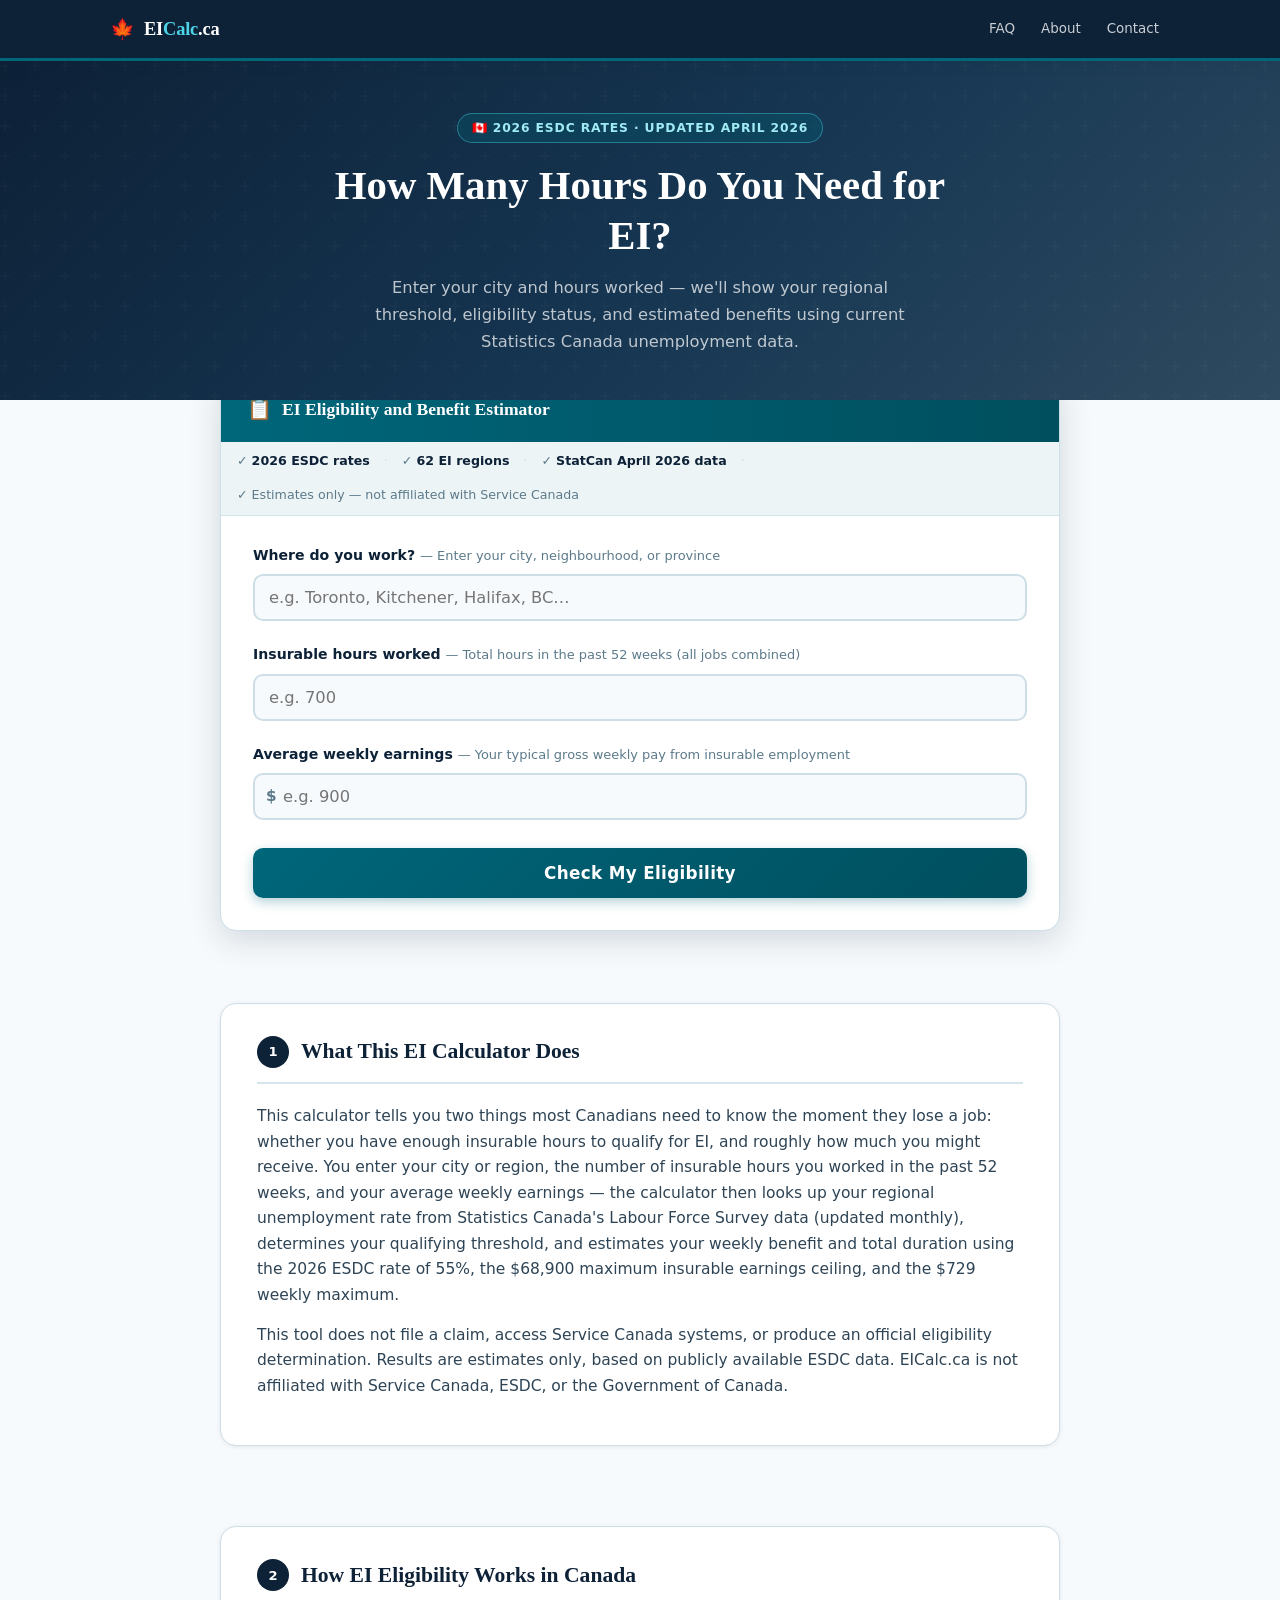
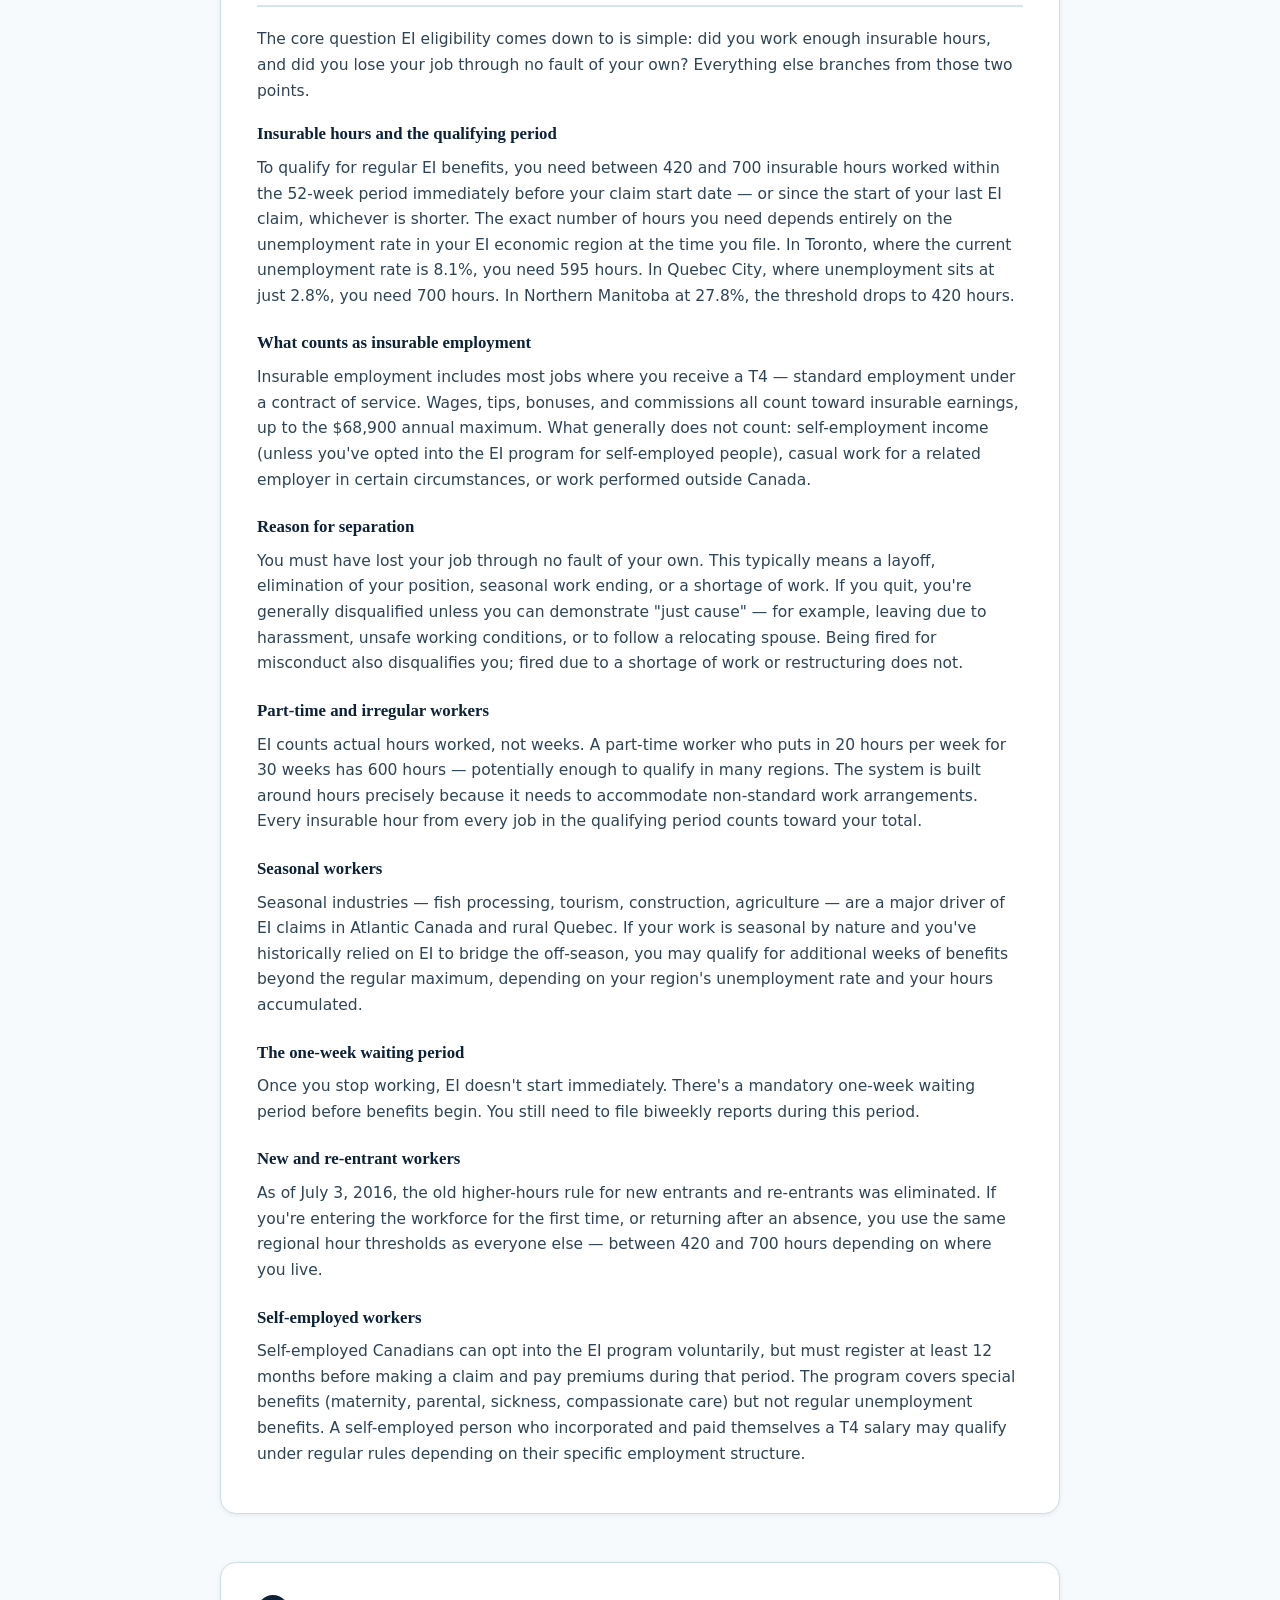
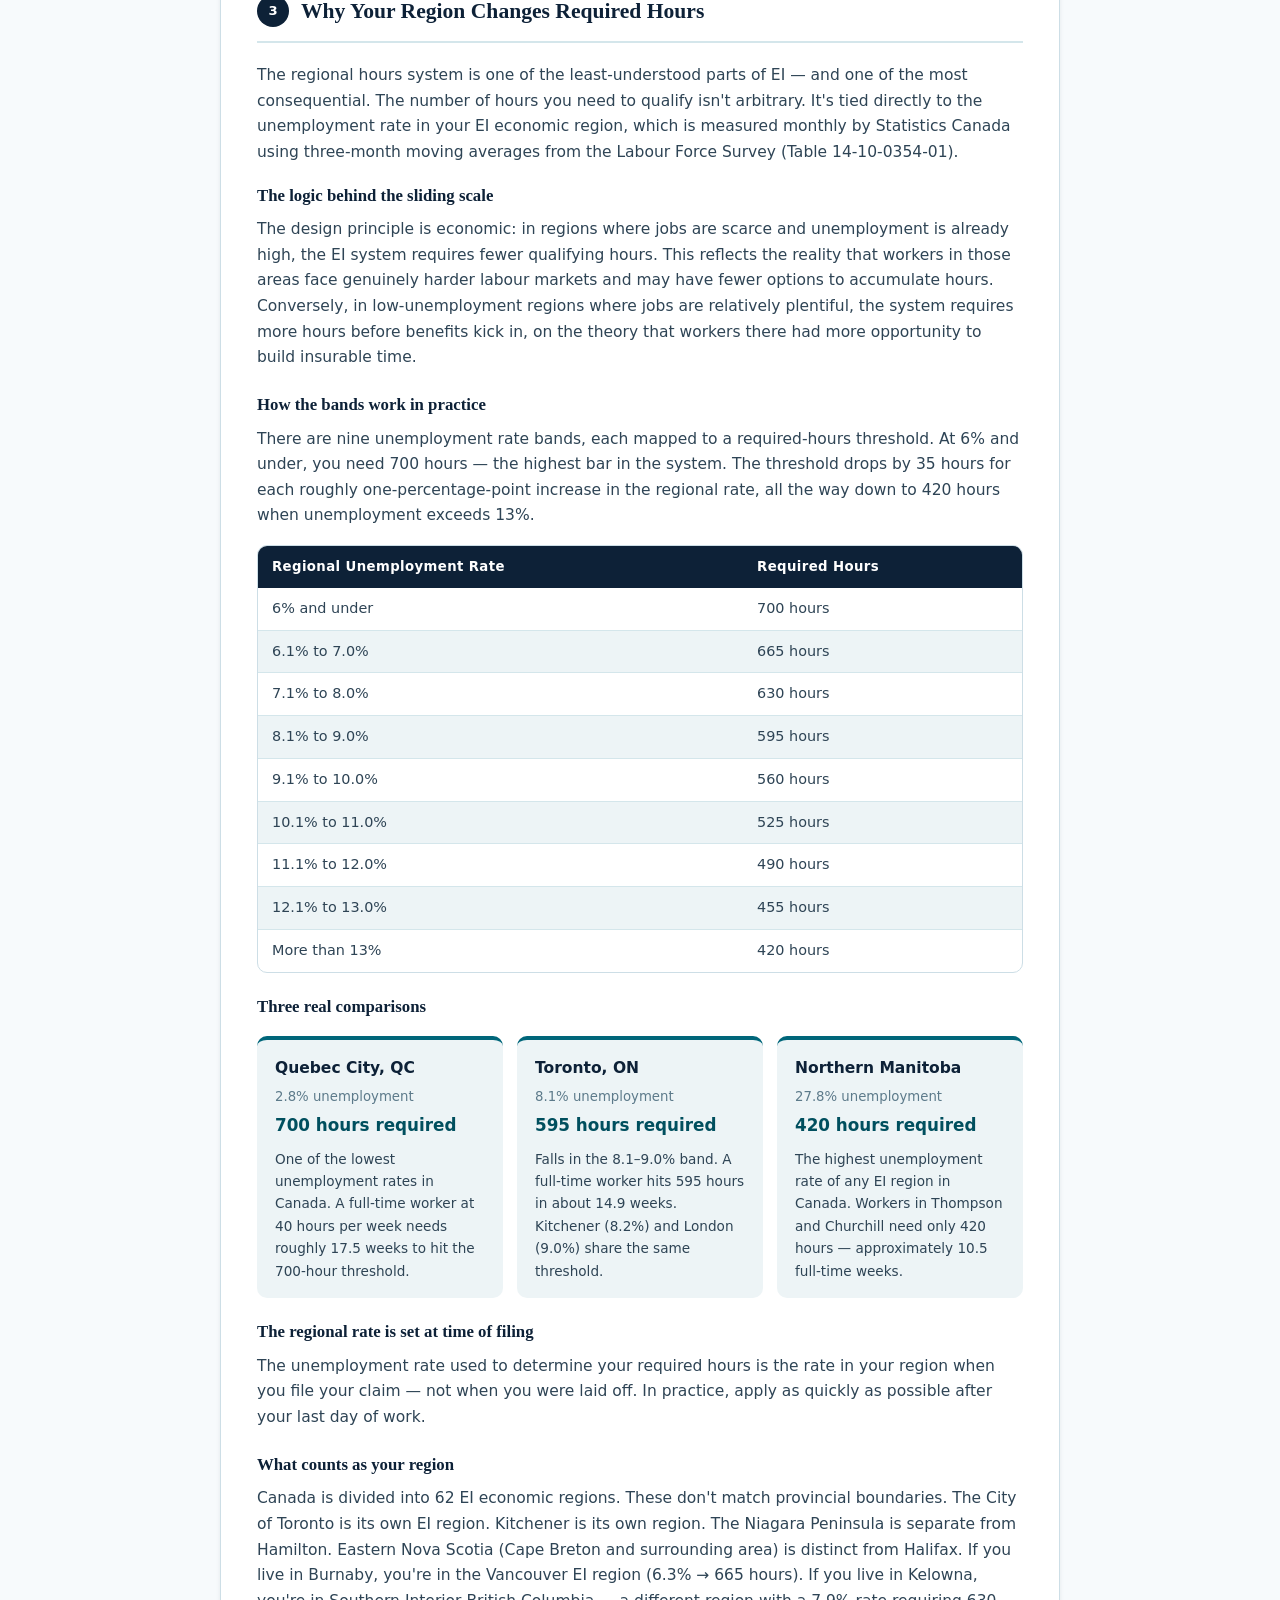
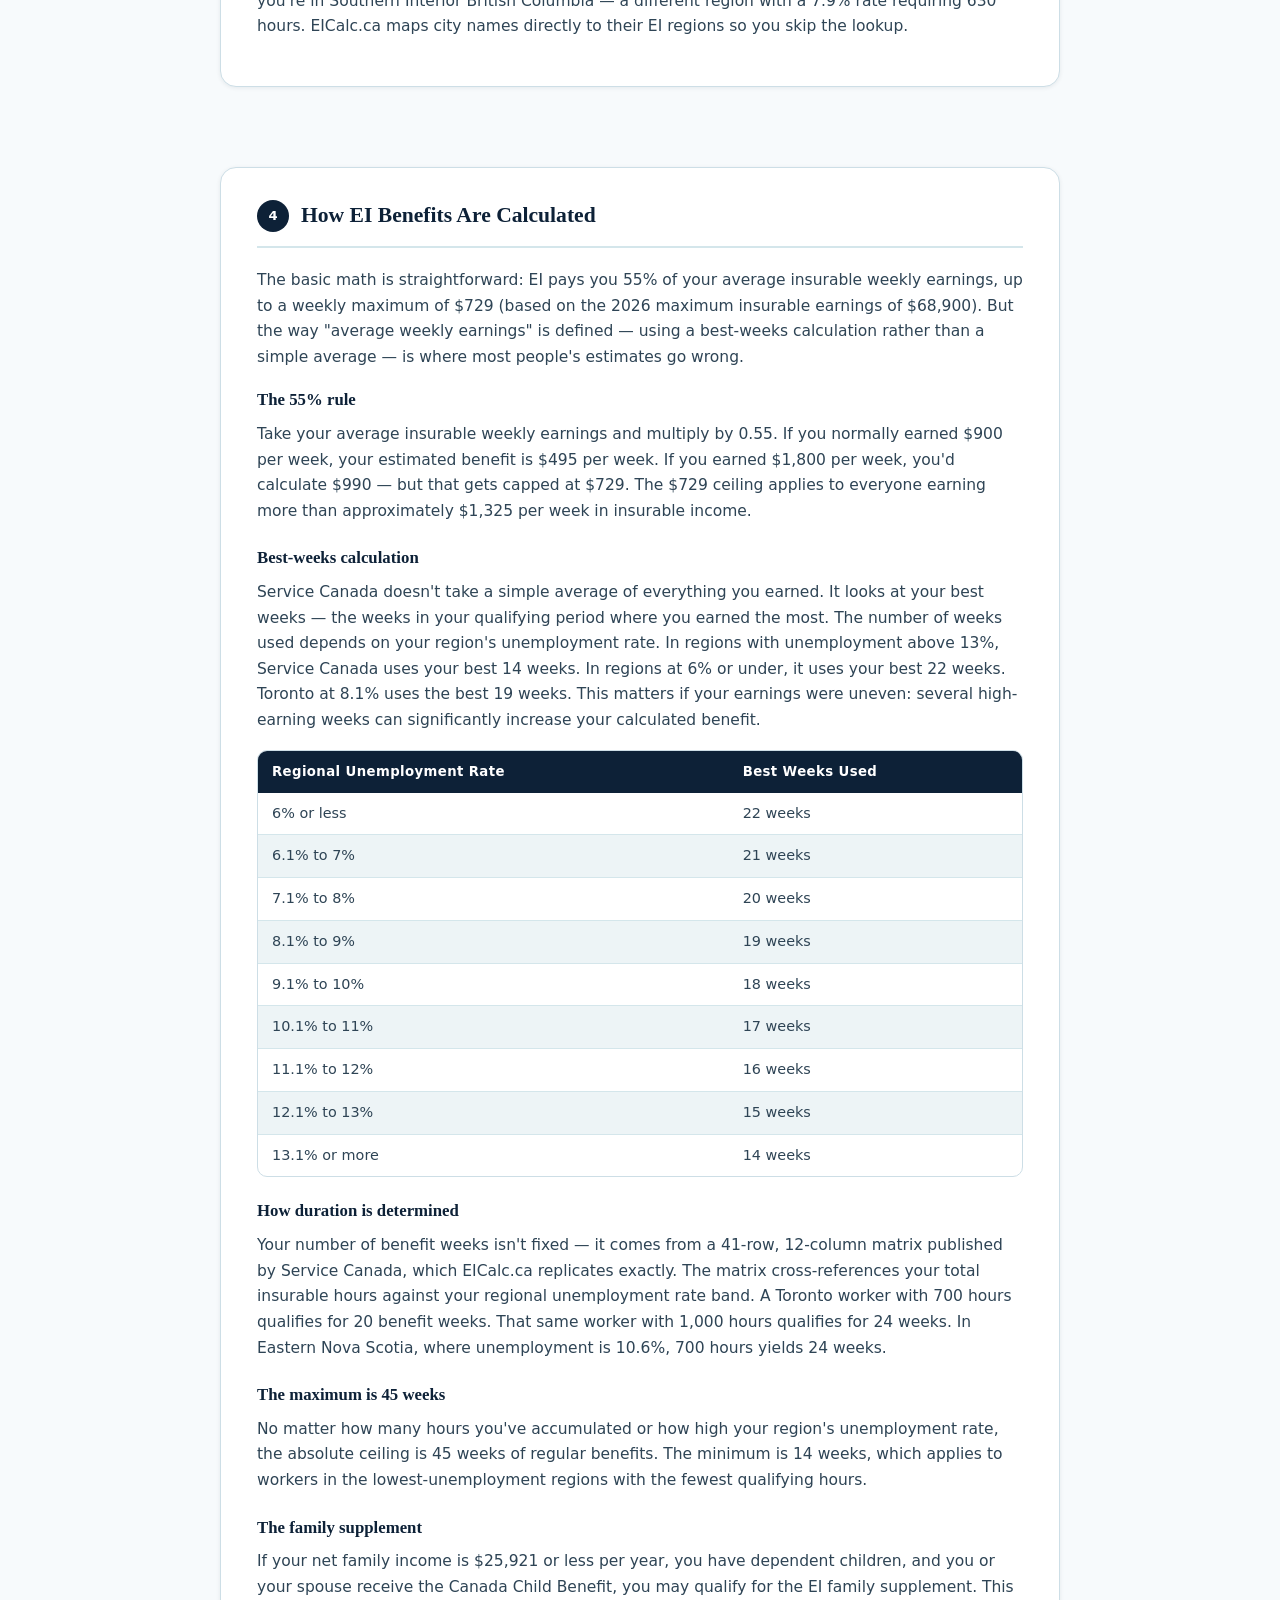
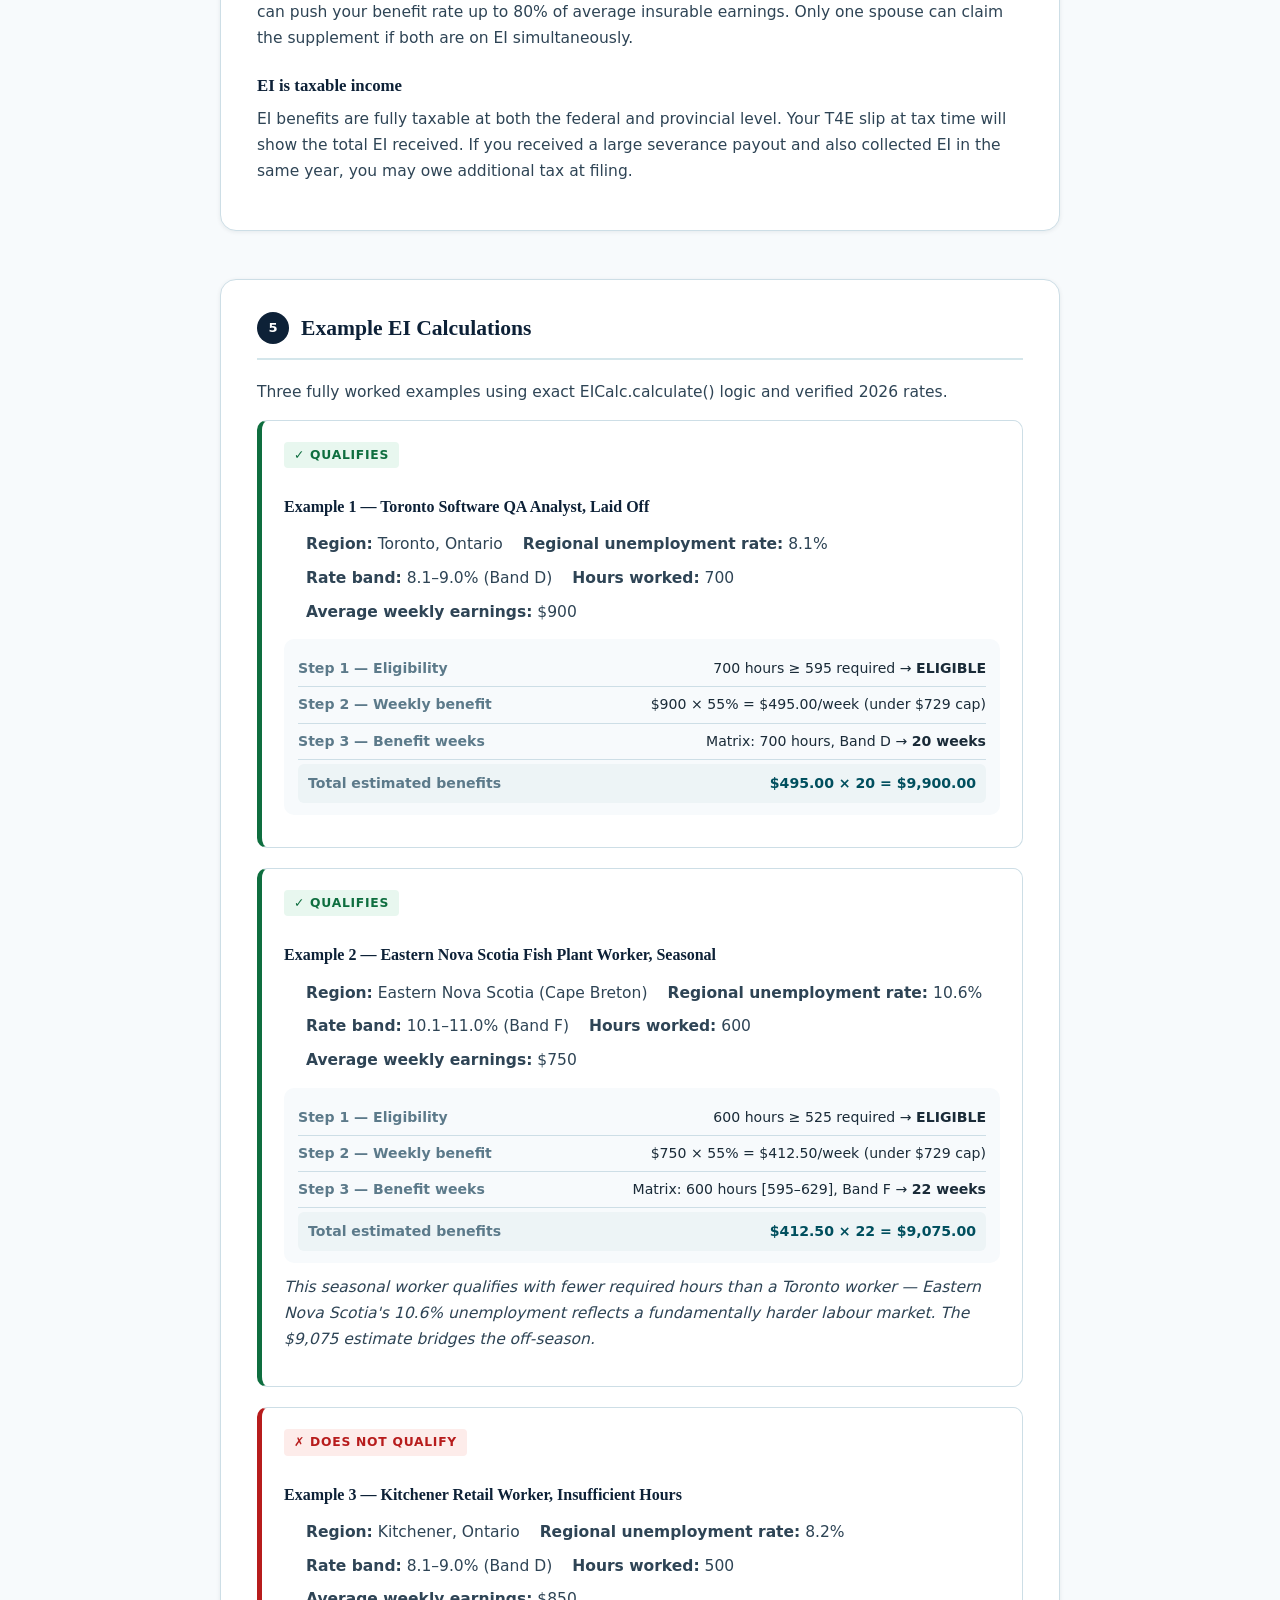
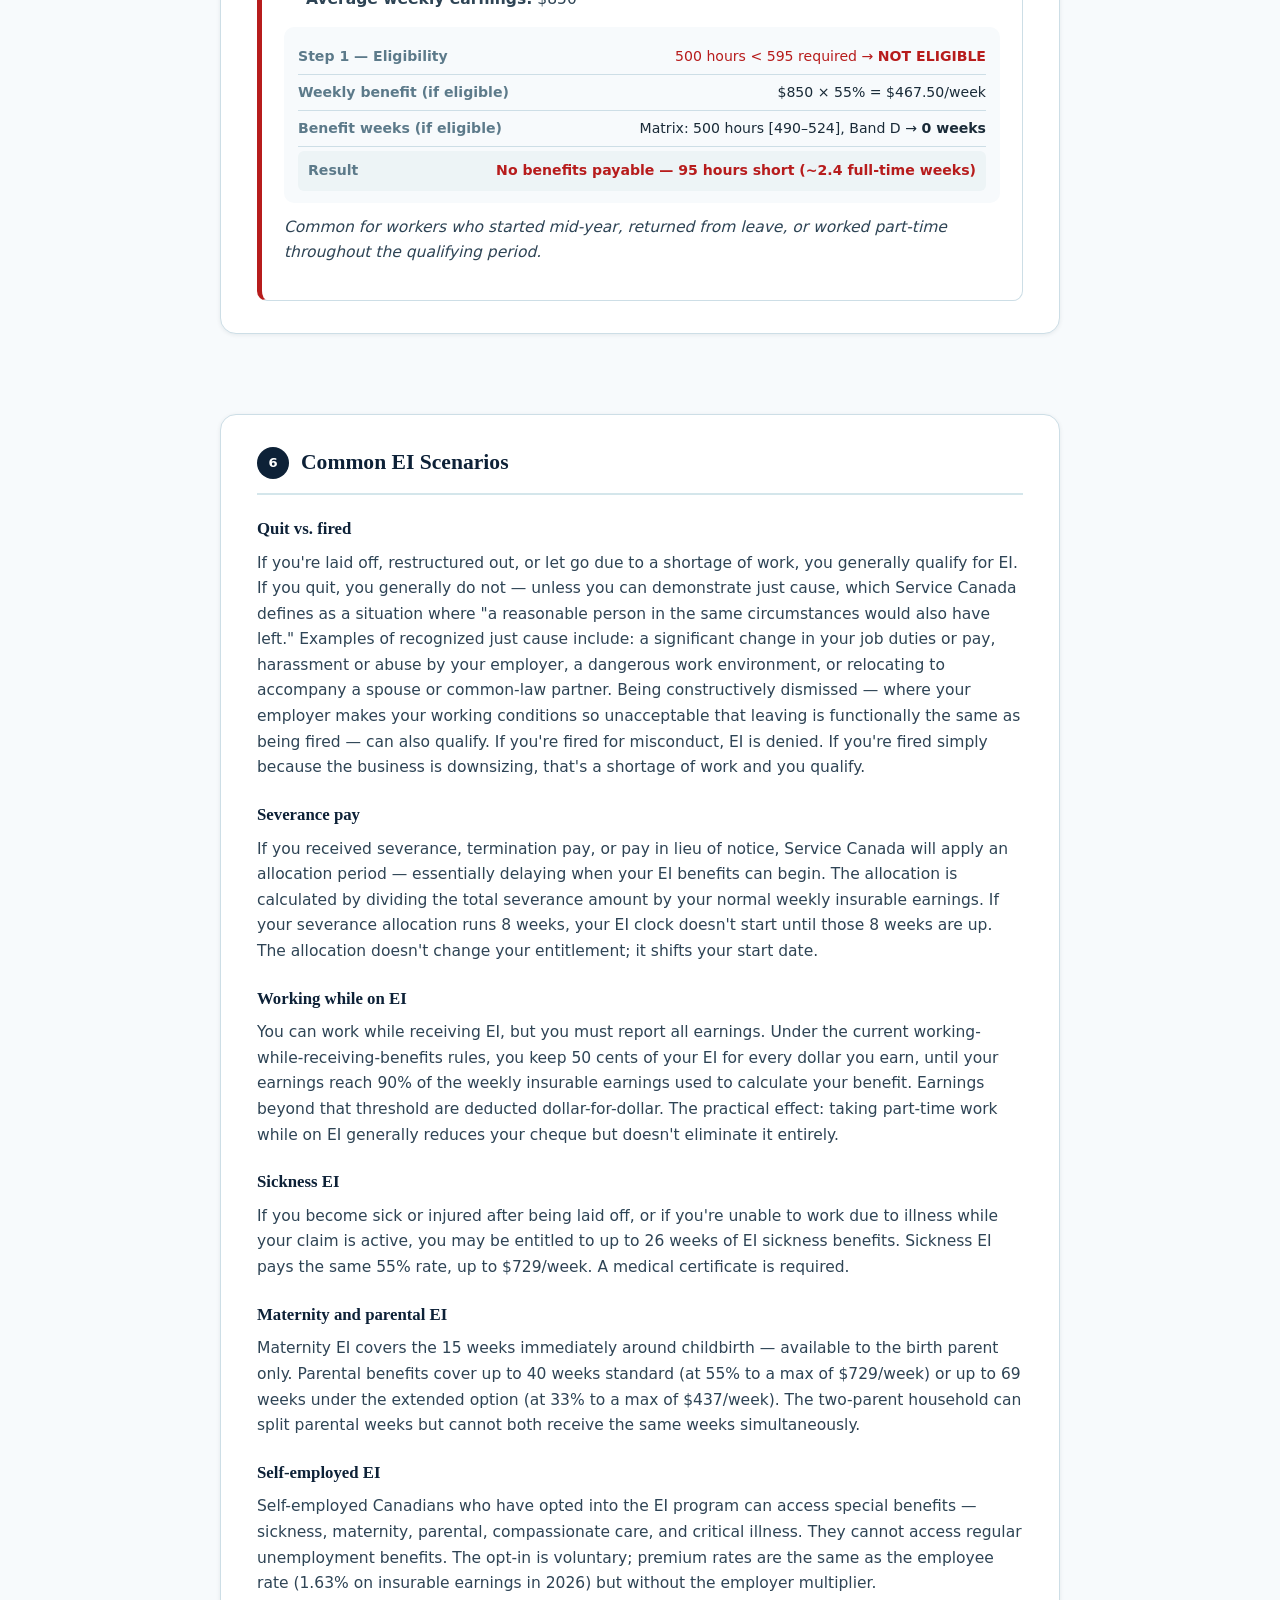
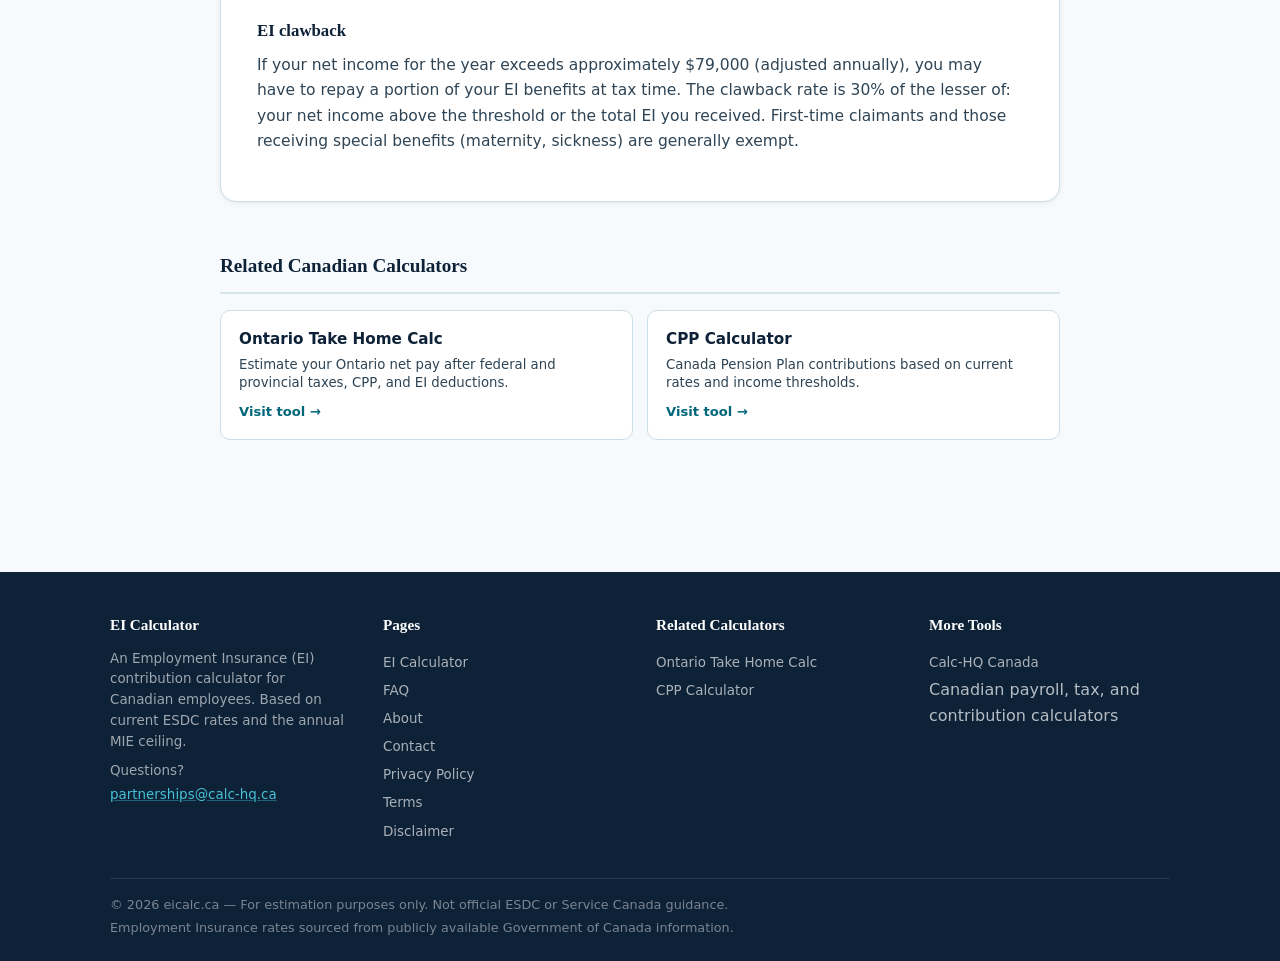
<file: index.html>
<!DOCTYPE html>
<html lang="en-CA">
<head>
  <meta charset="UTF-8" />
  <meta name="viewport" content="width=device-width, initial-scale=1.0" />
  <title>EI Eligibility Calculator 2026 — How Many Hours Do You Need? | EICalc.ca</title>
  <meta name="description" content="Find out how many insurable hours you need for EI and estimate your weekly benefits. Uses 2026 ESDC rates and current Statistics Canada regional unemployment data for all 62 EI regions." />
  <link rel="canonical" href="https://eicalc.ca/" />
  <link rel="icon" href="data:image/svg+xml,<svg xmlns='http://www.w3.org/2000/svg' viewBox='0 0 100 100'><text y='.9em' font-size='90'>🍁</text></svg>" />
  <link rel="stylesheet" href="css/style.css" />

  <script type="application/ld+json">
  {
    "@context": "https://schema.org",
    "@type": "WebApplication",
    "name": "EI Eligibility and Benefit Estimator",
    "url": "https://eicalc.ca",
    "description": "Enter your city or region, insurable hours worked, and average weekly earnings to find out if you qualify for EI and how much you could receive. Uses 2026 ESDC rates and Statistics Canada regional unemployment data.",
    "applicationCategory": "FinanceApplication",
    "operatingSystem": "Any",
    "browserRequirements": "Requires JavaScript",
    "offers": {
      "@type": "Offer",
      "price": "0",
      "priceCurrency": "CAD"
    },
    "creator": {
      "@type": "Organization",
      "name": "EICalc.ca",
      "url": "https://eicalc.ca"
    }
  }
  </script>

  <script async src="https://pagead2.googlesyndication.com/pagead/js/adsbygoogle.js?client=ca-pub-7744853829365165" crossorigin="anonymous"></script>
</head>
<body>

  <!-- ── Site Header ── -->
  <header class="site-header">
    <div class="header-inner">
      <a href="index.html" class="site-logo">
        <span class="logo-maple">🍁</span>
        <span class="logo-text">EI<span>Calc</span>.ca</span>
      </a>
      <nav class="site-nav">
        <a href="faq.html">FAQ</a>
        <a href="about.html">About</a>
        <a href="contact.html">Contact</a>
      </nav>
    </div>
  </header>

  <!-- ── Hero ── -->
  <section class="hero">
    <div class="hero-inner">
      <div class="hero-badge">🇨🇦 2026 ESDC Rates · Updated April 2026</div>
      <h1>How Many Hours Do You Need for EI?</h1>
      <p>Enter your city and hours worked — we'll show your regional threshold, eligibility status, and estimated benefits using current Statistics Canada unemployment data.</p>
    </div>
  </section>

  <!-- ── Main Content ── -->
  <main class="main-content">

    <!-- ── Calculator Card ── -->
    <div class="calc-card" id="calculator">
      <div class="calc-header">
        <span class="calc-icon">📋</span>
        <h2>EI Eligibility and Benefit Estimator</h2>
      </div>

      <div class="trust-strip">
        <span class="ts-item"><span>✓</span> <strong>2026 ESDC rates</strong></span>
        <span class="ts-sep">·</span>
        <span class="ts-item"><span>✓</span> <strong>62 EI regions</strong></span>
        <span class="ts-sep">·</span>
        <span class="ts-item"><span>✓</span> <strong>StatCan April 2026 data</strong></span>
        <span class="ts-sep">·</span>
        <span class="ts-item"><span>✓</span> Estimates only — not affiliated with Service Canada</span>
      </div>

      <div class="calc-body">

        <!-- Step 1: Location -->
        <div class="input-group">
          <label for="location-input">
            Where do you work?
            <span class="label-sub"> — Enter your city, neighbourhood, or province</span>
          </label>
          <div class="location-wrap">
            <input
              type="text"
              id="location-input"
              class="location-input"
              placeholder="e.g. Toronto, Kitchener, Halifax, BC…"
              autocomplete="off"
              aria-label="Enter your city or province"
              aria-autocomplete="list"
              aria-controls="autocomplete-list"
            />
            <div id="autocomplete-list" class="autocomplete-dropdown" role="listbox" aria-label="Region suggestions"></div>
          </div>
          <div id="region-confirmed" class="region-confirmed" aria-live="polite"></div>
        </div>

        <!-- Step 2: Hours Worked -->
        <div class="input-group">
          <label for="hours-input">
            Insurable hours worked
            <span class="label-sub"> — Total hours in the past 52 weeks (all jobs combined)</span>
          </label>
          <div class="input-wrap">
            <input
              type="number"
              id="hours-input"
              placeholder="e.g. 700"
              min="0"
              max="9999"
              step="1"
              aria-label="Hours worked in the past 52 weeks"
            />
          </div>
        </div>

        <!-- Step 3: Average Weekly Earnings -->
        <div class="input-group">
          <label for="earnings-input">
            Average weekly earnings
            <span class="label-sub"> — Your typical gross weekly pay from insurable employment</span>
          </label>
          <div class="input-wrap input-wrap-dollar">
            <span class="input-prefix">$</span>
            <input
              type="number"
              id="earnings-input"
              placeholder="e.g. 900"
              min="0"
              max="99999"
              step="1"
              aria-label="Average weekly earnings in dollars"
            />
          </div>
        </div>

        <!-- CTA -->
        <button class="btn-calculate" id="btn-check" onclick="runCalculator()">
          Check My Eligibility
        </button>

        <!-- Results Card -->
        <div class="results-section" id="results-section" aria-live="polite">
          <div class="results-divider"></div>
          <div class="results-label">Your EI Estimate</div>

          <div class="eligibility-banner" id="eligibility-banner"></div>

          <div class="results-grid" id="results-grid"></div>

          <div class="results-breakdown" id="results-breakdown"></div>

          <div class="results-note" id="results-note"></div>
        </div>

      </div><!-- /calc-body -->
    </div><!-- /calc-card -->

    <!-- Ad unit — after calculator -->
    <div class="ad-unit ad-inactive" aria-hidden="true">
      <ins class="adsbygoogle"
           data-ad-client="ca-pub-7744853829365165"
           data-ad-format="auto"
           data-full-width-responsive="true"></ins>
    </div>

    <!-- ── Authority Sections ── -->

    <!-- Section 1: What This Calculator Does -->
    <section class="authority-section" id="what-this-does">
      <div class="section-header">
        <div class="section-number">1</div>
        <h2>What This EI Calculator Does</h2>
      </div>
      <p>This calculator tells you two things most Canadians need to know the moment they lose a job: whether you have enough insurable hours to qualify for EI, and roughly how much you might receive. You enter your city or region, the number of insurable hours you worked in the past 52 weeks, and your average weekly earnings — the calculator then looks up your regional unemployment rate from Statistics Canada's Labour Force Survey data (updated monthly), determines your qualifying threshold, and estimates your weekly benefit and total duration using the 2026 ESDC rate of 55%, the $68,900 maximum insurable earnings ceiling, and the $729 weekly maximum.</p>
      <p>This tool does not file a claim, access Service Canada systems, or produce an official eligibility determination. Results are estimates only, based on publicly available ESDC data. EICalc.ca is not affiliated with Service Canada, ESDC, or the Government of Canada.</p>
    </section>

    <!-- Ad unit — between sections -->
    <div class="ad-unit ad-inactive" aria-hidden="true">
      <ins class="adsbygoogle"
           data-ad-client="ca-pub-7744853829365165"
           data-ad-format="auto"
           data-full-width-responsive="true"></ins>
    </div>

    <!-- Section 2: How EI Eligibility Works -->
    <section class="authority-section" id="how-eligibility-works">
      <div class="section-header">
        <div class="section-number">2</div>
        <h2>How EI Eligibility Works in Canada</h2>
      </div>
      <p>The core question EI eligibility comes down to is simple: did you work enough insurable hours, and did you lose your job through no fault of your own? Everything else branches from those two points.</p>

      <h3>Insurable hours and the qualifying period</h3>
      <p>To qualify for regular EI benefits, you need between 420 and 700 insurable hours worked within the 52-week period immediately before your claim start date — or since the start of your last EI claim, whichever is shorter. The exact number of hours you need depends entirely on the unemployment rate in your EI economic region at the time you file. In Toronto, where the current unemployment rate is 8.1%, you need 595 hours. In Quebec City, where unemployment sits at just 2.8%, you need 700 hours. In Northern Manitoba at 27.8%, the threshold drops to 420 hours.</p>

      <h3>What counts as insurable employment</h3>
      <p>Insurable employment includes most jobs where you receive a T4 — standard employment under a contract of service. Wages, tips, bonuses, and commissions all count toward insurable earnings, up to the $68,900 annual maximum. What generally does not count: self-employment income (unless you've opted into the EI program for self-employed people), casual work for a related employer in certain circumstances, or work performed outside Canada.</p>

      <h3>Reason for separation</h3>
      <p>You must have lost your job through no fault of your own. This typically means a layoff, elimination of your position, seasonal work ending, or a shortage of work. If you quit, you're generally disqualified unless you can demonstrate "just cause" — for example, leaving due to harassment, unsafe working conditions, or to follow a relocating spouse. Being fired for misconduct also disqualifies you; fired due to a shortage of work or restructuring does not.</p>

      <h3>Part-time and irregular workers</h3>
      <p>EI counts actual hours worked, not weeks. A part-time worker who puts in 20 hours per week for 30 weeks has 600 hours — potentially enough to qualify in many regions. The system is built around hours precisely because it needs to accommodate non-standard work arrangements. Every insurable hour from every job in the qualifying period counts toward your total.</p>

      <h3>Seasonal workers</h3>
      <p>Seasonal industries — fish processing, tourism, construction, agriculture — are a major driver of EI claims in Atlantic Canada and rural Quebec. If your work is seasonal by nature and you've historically relied on EI to bridge the off-season, you may qualify for additional weeks of benefits beyond the regular maximum, depending on your region's unemployment rate and your hours accumulated.</p>

      <h3>The one-week waiting period</h3>
      <p>Once you stop working, EI doesn't start immediately. There's a mandatory one-week waiting period before benefits begin. You still need to file biweekly reports during this period.</p>

      <h3>New and re-entrant workers</h3>
      <p>As of July 3, 2016, the old higher-hours rule for new entrants and re-entrants was eliminated. If you're entering the workforce for the first time, or returning after an absence, you use the same regional hour thresholds as everyone else — between 420 and 700 hours depending on where you live.</p>

      <h3>Self-employed workers</h3>
      <p>Self-employed Canadians can opt into the EI program voluntarily, but must register at least 12 months before making a claim and pay premiums during that period. The program covers special benefits (maternity, parental, sickness, compassionate care) but not regular unemployment benefits. A self-employed person who incorporated and paid themselves a T4 salary may qualify under regular rules depending on their specific employment structure.</p>
    </section>

    <!-- Section 3: Why Your Region Changes Required Hours -->
    <section class="authority-section" id="why-region-matters">
      <div class="section-header">
        <div class="section-number">3</div>
        <h2>Why Your Region Changes Required Hours</h2>
      </div>
      <p>The regional hours system is one of the least-understood parts of EI — and one of the most consequential. The number of hours you need to qualify isn't arbitrary. It's tied directly to the unemployment rate in your EI economic region, which is measured monthly by Statistics Canada using three-month moving averages from the Labour Force Survey (Table 14-10-0354-01).</p>

      <h3>The logic behind the sliding scale</h3>
      <p>The design principle is economic: in regions where jobs are scarce and unemployment is already high, the EI system requires fewer qualifying hours. This reflects the reality that workers in those areas face genuinely harder labour markets and may have fewer options to accumulate hours. Conversely, in low-unemployment regions where jobs are relatively plentiful, the system requires more hours before benefits kick in, on the theory that workers there had more opportunity to build insurable time.</p>

      <h3>How the bands work in practice</h3>
      <p>There are nine unemployment rate bands, each mapped to a required-hours threshold. At 6% and under, you need 700 hours — the highest bar in the system. The threshold drops by 35 hours for each roughly one-percentage-point increase in the regional rate, all the way down to 420 hours when unemployment exceeds 13%.</p>

      <div class="threshold-table-wrap">
        <table class="threshold-table">
          <thead>
            <tr>
              <th>Regional Unemployment Rate</th>
              <th>Required Hours</th>
            </tr>
          </thead>
          <tbody>
            <tr><td>6% and under</td><td>700 hours</td></tr>
            <tr><td>6.1% to 7.0%</td><td>665 hours</td></tr>
            <tr><td>7.1% to 8.0%</td><td>630 hours</td></tr>
            <tr><td>8.1% to 9.0%</td><td>595 hours</td></tr>
            <tr><td>9.1% to 10.0%</td><td>560 hours</td></tr>
            <tr><td>10.1% to 11.0%</td><td>525 hours</td></tr>
            <tr><td>11.1% to 12.0%</td><td>490 hours</td></tr>
            <tr><td>12.1% to 13.0%</td><td>455 hours</td></tr>
            <tr><td>More than 13%</td><td>420 hours</td></tr>
          </tbody>
        </table>
      </div>

      <h3>Three real comparisons</h3>

      <div class="comparison-grid">
        <div class="comparison-card">
          <div class="comp-region">Quebec City, QC</div>
          <div class="comp-rate">2.8% unemployment</div>
          <div class="comp-hours">700 hours required</div>
          <p>One of the lowest unemployment rates in Canada. A full-time worker at 40 hours per week needs roughly 17.5 weeks to hit the 700-hour threshold.</p>
        </div>
        <div class="comparison-card">
          <div class="comp-region">Toronto, ON</div>
          <div class="comp-rate">8.1% unemployment</div>
          <div class="comp-hours">595 hours required</div>
          <p>Falls in the 8.1–9.0% band. A full-time worker hits 595 hours in about 14.9 weeks. Kitchener (8.2%) and London (9.0%) share the same threshold.</p>
        </div>
        <div class="comparison-card">
          <div class="comp-region">Northern Manitoba</div>
          <div class="comp-rate">27.8% unemployment</div>
          <div class="comp-hours">420 hours required</div>
          <p>The highest unemployment rate of any EI region in Canada. Workers in Thompson and Churchill need only 420 hours — approximately 10.5 full-time weeks.</p>
        </div>
      </div>

      <h3>The regional rate is set at time of filing</h3>
      <p>The unemployment rate used to determine your required hours is the rate in your region when you file your claim — not when you were laid off. In practice, apply as quickly as possible after your last day of work.</p>

      <h3>What counts as your region</h3>
      <p>Canada is divided into 62 EI economic regions. These don't match provincial boundaries. The City of Toronto is its own EI region. Kitchener is its own region. The Niagara Peninsula is separate from Hamilton. Eastern Nova Scotia (Cape Breton and surrounding area) is distinct from Halifax. If you live in Burnaby, you're in the Vancouver EI region (6.3% → 665 hours). If you live in Kelowna, you're in Southern Interior British Columbia — a different region with a 7.9% rate requiring 630 hours. EICalc.ca maps city names directly to their EI regions so you skip the lookup.</p>
    </section>

    <!-- Ad unit — between sections -->
    <div class="ad-unit ad-inactive" aria-hidden="true">
      <ins class="adsbygoogle"
           data-ad-client="ca-pub-7744853829365165"
           data-ad-format="auto"
           data-full-width-responsive="true"></ins>
    </div>

    <!-- Section 4: How EI Benefits Are Calculated -->
    <section class="authority-section" id="how-benefits-calculated">
      <div class="section-header">
        <div class="section-number">4</div>
        <h2>How EI Benefits Are Calculated</h2>
      </div>
      <p>The basic math is straightforward: EI pays you 55% of your average insurable weekly earnings, up to a weekly maximum of $729 (based on the 2026 maximum insurable earnings of $68,900). But the way "average weekly earnings" is defined — using a best-weeks calculation rather than a simple average — is where most people's estimates go wrong.</p>

      <h3>The 55% rule</h3>
      <p>Take your average insurable weekly earnings and multiply by 0.55. If you normally earned $900 per week, your estimated benefit is $495 per week. If you earned $1,800 per week, you'd calculate $990 — but that gets capped at $729. The $729 ceiling applies to everyone earning more than approximately $1,325 per week in insurable income.</p>

      <h3>Best-weeks calculation</h3>
      <p>Service Canada doesn't take a simple average of everything you earned. It looks at your best weeks — the weeks in your qualifying period where you earned the most. The number of weeks used depends on your region's unemployment rate. In regions with unemployment above 13%, Service Canada uses your best 14 weeks. In regions at 6% or under, it uses your best 22 weeks. Toronto at 8.1% uses the best 19 weeks. This matters if your earnings were uneven: several high-earning weeks can significantly increase your calculated benefit.</p>

      <div class="threshold-table-wrap">
        <table class="threshold-table">
          <thead>
            <tr>
              <th>Regional Unemployment Rate</th>
              <th>Best Weeks Used</th>
            </tr>
          </thead>
          <tbody>
            <tr><td>6% or less</td><td>22 weeks</td></tr>
            <tr><td>6.1% to 7%</td><td>21 weeks</td></tr>
            <tr><td>7.1% to 8%</td><td>20 weeks</td></tr>
            <tr><td>8.1% to 9%</td><td>19 weeks</td></tr>
            <tr><td>9.1% to 10%</td><td>18 weeks</td></tr>
            <tr><td>10.1% to 11%</td><td>17 weeks</td></tr>
            <tr><td>11.1% to 12%</td><td>16 weeks</td></tr>
            <tr><td>12.1% to 13%</td><td>15 weeks</td></tr>
            <tr><td>13.1% or more</td><td>14 weeks</td></tr>
          </tbody>
        </table>
      </div>

      <h3>How duration is determined</h3>
      <p>Your number of benefit weeks isn't fixed — it comes from a 41-row, 12-column matrix published by Service Canada, which EICalc.ca replicates exactly. The matrix cross-references your total insurable hours against your regional unemployment rate band. A Toronto worker with 700 hours qualifies for 20 benefit weeks. That same worker with 1,000 hours qualifies for 24 weeks. In Eastern Nova Scotia, where unemployment is 10.6%, 700 hours yields 24 weeks.</p>

      <h3>The maximum is 45 weeks</h3>
      <p>No matter how many hours you've accumulated or how high your region's unemployment rate, the absolute ceiling is 45 weeks of regular benefits. The minimum is 14 weeks, which applies to workers in the lowest-unemployment regions with the fewest qualifying hours.</p>

      <h3>The family supplement</h3>
      <p>If your net family income is $25,921 or less per year, you have dependent children, and you or your spouse receive the Canada Child Benefit, you may qualify for the EI family supplement. This can push your benefit rate up to 80% of average insurable earnings. Only one spouse can claim the supplement if both are on EI simultaneously.</p>

      <h3>EI is taxable income</h3>
      <p>EI benefits are fully taxable at both the federal and provincial level. Your T4E slip at tax time will show the total EI received. If you received a large severance payout and also collected EI in the same year, you may owe additional tax at filing.</p>
    </section>

    <!-- Section 5: Example EI Calculations -->
    <section class="authority-section" id="example-calculations">
      <div class="section-header">
        <div class="section-number">5</div>
        <h2>Example EI Calculations</h2>
      </div>
      <p>Three fully worked examples using exact EICalc.calculate() logic and verified 2026 rates.</p>

      <!-- Example 1 -->
      <div class="example-card example-pass">
        <div class="example-label example-label-pass">✓ Qualifies</div>
        <h3>Example 1 — Toronto Software QA Analyst, Laid Off</h3>
        <ul class="example-inputs">
          <li><strong>Region:</strong> Toronto, Ontario</li>
          <li><strong>Regional unemployment rate:</strong> 8.1%</li>
          <li><strong>Rate band:</strong> 8.1–9.0% (Band D)</li>
          <li><strong>Hours worked:</strong> 700</li>
          <li><strong>Average weekly earnings:</strong> $900</li>
        </ul>
        <div class="example-steps">
          <div class="step"><span class="step-label">Step 1 — Eligibility</span><span class="step-value">700 hours ≥ 595 required → <strong>ELIGIBLE</strong></span></div>
          <div class="step"><span class="step-label">Step 2 — Weekly benefit</span><span class="step-value">$900 × 55% = $495.00/week (under $729 cap)</span></div>
          <div class="step"><span class="step-label">Step 3 — Benefit weeks</span><span class="step-value">Matrix: 700 hours, Band D → <strong>20 weeks</strong></span></div>
          <div class="step step-total"><span class="step-label">Total estimated benefits</span><span class="step-value"><strong>$495.00 × 20 = $9,900.00</strong></span></div>
        </div>
      </div>

      <!-- Example 2 -->
      <div class="example-card example-pass">
        <div class="example-label example-label-pass">✓ Qualifies</div>
        <h3>Example 2 — Eastern Nova Scotia Fish Plant Worker, Seasonal</h3>
        <ul class="example-inputs">
          <li><strong>Region:</strong> Eastern Nova Scotia (Cape Breton)</li>
          <li><strong>Regional unemployment rate:</strong> 10.6%</li>
          <li><strong>Rate band:</strong> 10.1–11.0% (Band F)</li>
          <li><strong>Hours worked:</strong> 600</li>
          <li><strong>Average weekly earnings:</strong> $750</li>
        </ul>
        <div class="example-steps">
          <div class="step"><span class="step-label">Step 1 — Eligibility</span><span class="step-value">600 hours ≥ 525 required → <strong>ELIGIBLE</strong></span></div>
          <div class="step"><span class="step-label">Step 2 — Weekly benefit</span><span class="step-value">$750 × 55% = $412.50/week (under $729 cap)</span></div>
          <div class="step"><span class="step-label">Step 3 — Benefit weeks</span><span class="step-value">Matrix: 600 hours [595–629], Band F → <strong>22 weeks</strong></span></div>
          <div class="step step-total"><span class="step-label">Total estimated benefits</span><span class="step-value"><strong>$412.50 × 22 = $9,075.00</strong></span></div>
        </div>
        <p class="example-note">This seasonal worker qualifies with fewer required hours than a Toronto worker — Eastern Nova Scotia's 10.6% unemployment reflects a fundamentally harder labour market. The $9,075 estimate bridges the off-season.</p>
      </div>

      <!-- Example 3 -->
      <div class="example-card example-fail">
        <div class="example-label example-label-fail">✗ Does Not Qualify</div>
        <h3>Example 3 — Kitchener Retail Worker, Insufficient Hours</h3>
        <ul class="example-inputs">
          <li><strong>Region:</strong> Kitchener, Ontario</li>
          <li><strong>Regional unemployment rate:</strong> 8.2%</li>
          <li><strong>Rate band:</strong> 8.1–9.0% (Band D)</li>
          <li><strong>Hours worked:</strong> 500</li>
          <li><strong>Average weekly earnings:</strong> $850</li>
        </ul>
        <div class="example-steps">
          <div class="step step-fail"><span class="step-label">Step 1 — Eligibility</span><span class="step-value">500 hours &lt; 595 required → <strong>NOT ELIGIBLE</strong></span></div>
          <div class="step"><span class="step-label">Weekly benefit (if eligible)</span><span class="step-value">$850 × 55% = $467.50/week</span></div>
          <div class="step"><span class="step-label">Benefit weeks (if eligible)</span><span class="step-value">Matrix: 500 hours [490–524], Band D → <strong>0 weeks</strong></span></div>
          <div class="step step-total step-fail"><span class="step-label">Result</span><span class="step-value"><strong>No benefits payable — 95 hours short (~2.4 full-time weeks)</strong></span></div>
        </div>
        <p class="example-note">Common for workers who started mid-year, returned from leave, or worked part-time throughout the qualifying period.</p>
      </div>
    </section>

    <!-- Ad unit — between sections -->
    <div class="ad-unit ad-inactive" aria-hidden="true">
      <ins class="adsbygoogle"
           data-ad-client="ca-pub-7744853829365165"
           data-ad-format="auto"
           data-full-width-responsive="true"></ins>
    </div>

    <!-- Section 6: Common EI Scenarios -->
    <section class="authority-section" id="common-scenarios">
      <div class="section-header">
        <div class="section-number">6</div>
        <h2>Common EI Scenarios</h2>
      </div>

      <h3>Quit vs. fired</h3>
      <p>If you're laid off, restructured out, or let go due to a shortage of work, you generally qualify for EI. If you quit, you generally do not — unless you can demonstrate just cause, which Service Canada defines as a situation where "a reasonable person in the same circumstances would also have left." Examples of recognized just cause include: a significant change in your job duties or pay, harassment or abuse by your employer, a dangerous work environment, or relocating to accompany a spouse or common-law partner. Being constructively dismissed — where your employer makes your working conditions so unacceptable that leaving is functionally the same as being fired — can also qualify. If you're fired for misconduct, EI is denied. If you're fired simply because the business is downsizing, that's a shortage of work and you qualify.</p>

      <h3>Severance pay</h3>
      <p>If you received severance, termination pay, or pay in lieu of notice, Service Canada will apply an allocation period — essentially delaying when your EI benefits can begin. The allocation is calculated by dividing the total severance amount by your normal weekly insurable earnings. If your severance allocation runs 8 weeks, your EI clock doesn't start until those 8 weeks are up. The allocation doesn't change your entitlement; it shifts your start date.</p>

      <h3>Working while on EI</h3>
      <p>You can work while receiving EI, but you must report all earnings. Under the current working-while-receiving-benefits rules, you keep 50 cents of your EI for every dollar you earn, until your earnings reach 90% of the weekly insurable earnings used to calculate your benefit. Earnings beyond that threshold are deducted dollar-for-dollar. The practical effect: taking part-time work while on EI generally reduces your cheque but doesn't eliminate it entirely.</p>

      <h3>Sickness EI</h3>
      <p>If you become sick or injured after being laid off, or if you're unable to work due to illness while your claim is active, you may be entitled to up to 26 weeks of EI sickness benefits. Sickness EI pays the same 55% rate, up to $729/week. A medical certificate is required.</p>

      <h3>Maternity and parental EI</h3>
      <p>Maternity EI covers the 15 weeks immediately around childbirth — available to the birth parent only. Parental benefits cover up to 40 weeks standard (at 55% to a max of $729/week) or up to 69 weeks under the extended option (at 33% to a max of $437/week). The two-parent household can split parental weeks but cannot both receive the same weeks simultaneously.</p>

      <h3>Self-employed EI</h3>
      <p>Self-employed Canadians who have opted into the EI program can access special benefits — sickness, maternity, parental, compassionate care, and critical illness. They cannot access regular unemployment benefits. The opt-in is voluntary; premium rates are the same as the employee rate (1.63% on insurable earnings in 2026) but without the employer multiplier.</p>

      <h3>EI clawback</h3>
      <p>If your net income for the year exceeds approximately $79,000 (adjusted annually), you may have to repay a portion of your EI benefits at tax time. The clawback rate is 30% of the lesser of: your net income above the threshold or the total EI you received. First-time claimants and those receiving special benefits (maternity, sickness) are generally exempt.</p>
    </section>

    <!-- ── Related Calculators ── -->
    <section class="related-section">
      <h2 class="related-heading">Related Canadian Calculators</h2>
      <div id="network-related-calculators" class="related-grid"></div>
    </section>

    <!-- Ad unit — before footer -->
    <div class="ad-unit ad-inactive" aria-hidden="true">
      <ins class="adsbygoogle"
           data-ad-client="ca-pub-7744853829365165"
           data-ad-format="auto"
           data-full-width-responsive="true"></ins>
    </div>

  </main><!-- /main-content -->

  <!-- ── Footer ── -->
  <footer class="site-footer">
    <div id="network-footer"></div>
  </footer>

  <!-- ── Scripts — exact load order ── -->
  <script src="js/ei-config.js"></script>
  <script src="js/ei-calculator.js"></script>
  <script src="js/ads.js"></script>
  <script src="js/network.js"></script>

  <script>
  (function () {
    "use strict";

    var selectedRegion = null;
    var autocompleteActive = false;
    var highlightIndex = -1;

    var locationInput = document.getElementById("location-input");
    var autocompleteList = document.getElementById("autocomplete-list");
    var regionConfirmed = document.getElementById("region-confirmed");

    // ── Autocomplete ──────────────────────────────────────────────────────────
    locationInput.addEventListener("input", function () {
      var q = locationInput.value.trim();
      selectedRegion = null;
      regionConfirmed.innerHTML = "";
      highlightIndex = -1;

      if (q.length < 2) {
        closeAutocomplete();
        return;
      }

      var suggestions = EICalc.suggestRegions(q);
      if (suggestions.length === 0) {
        closeAutocomplete();
        return;
      }

      autocompleteList.innerHTML = "";
      suggestions.forEach(function (s, i) {
        var item = document.createElement("div");
        item.className = "autocomplete-item";
        item.setAttribute("role", "option");
        item.setAttribute("data-index", i);
        item.innerHTML =
          '<span class="ac-name">' + escapeHtml(s.name) + ', ' + escapeHtml(s.province) + '</span>' +
          '<span class="ac-detail">' + s.rate + '% unemployment · ' + s.requiredHours + ' hours required</span>';

        item.addEventListener("mousedown", function (e) {
          e.preventDefault();
          selectRegionFromSuggestion(s);
        });
        autocompleteList.appendChild(item);
      });

      autocompleteList.style.display = "block";
      autocompleteActive = true;
    });

    locationInput.addEventListener("keydown", function (e) {
      var items = autocompleteList.querySelectorAll(".autocomplete-item");
      if (!autocompleteActive || items.length === 0) return;

      if (e.key === "ArrowDown") {
        e.preventDefault();
        highlightIndex = Math.min(highlightIndex + 1, items.length - 1);
        updateHighlight(items);
      } else if (e.key === "ArrowUp") {
        e.preventDefault();
        highlightIndex = Math.max(highlightIndex - 1, 0);
        updateHighlight(items);
      } else if (e.key === "Enter") {
        e.preventDefault();
        if (highlightIndex >= 0 && items[highlightIndex]) {
          items[highlightIndex].dispatchEvent(new MouseEvent("mousedown"));
        }
      } else if (e.key === "Escape") {
        closeAutocomplete();
      }
    });

    locationInput.addEventListener("blur", function () {
      setTimeout(closeAutocomplete, 150);
    });

    function updateHighlight(items) {
      items.forEach(function (item, i) {
        item.classList.toggle("highlighted", i === highlightIndex);
      });
    }

    function closeAutocomplete() {
      autocompleteList.style.display = "none";
      autocompleteActive = false;
      highlightIndex = -1;
    }

    function selectRegionFromSuggestion(s) {
      selectedRegion = EICalc.findRegion(s.id) || EICalc.findRegion(s.name);
      locationInput.value = s.name + ", " + s.province;
      closeAutocomplete();
      regionConfirmed.innerHTML =
        '<span class="rc-check">✓</span> ' +
        '<strong>' + escapeHtml(s.name) + ', ' + escapeHtml(s.province) + '</strong>' +
        ' — ' + s.rate + '% unemployment · <strong>' + s.requiredHours + ' hours required</strong>';
      regionConfirmed.classList.add("visible");
    }

    // ── Run Calculator ────────────────────────────────────────────────────────
    window.runCalculator = function () {
      var locationVal = locationInput.value.trim();
      var hoursVal = document.getElementById("hours-input").value;
      var earningsVal = document.getElementById("earnings-input").value;

      if (!locationVal) {
        alert("Please enter your city or region.");
        locationInput.focus();
        return;
      }

      var hours = parseInt(hoursVal, 10);
      var earnings = parseFloat(earningsVal);

      if (isNaN(hours) || hours < 0) {
        alert("Please enter a valid number of insurable hours.");
        document.getElementById("hours-input").focus();
        return;
      }

      if (isNaN(earnings) || earnings < 0) {
        alert("Please enter a valid average weekly earnings amount.");
        document.getElementById("earnings-input").focus();
        return;
      }

      // Use selectedRegion id if available, else pass raw query
      var locationQuery = selectedRegion ? selectedRegion.id : locationVal;
      var result = EICalc.calculate(locationQuery, hours, earnings);

      if (result.error === "REGION_NOT_FOUND") {
        alert("Region not found. Please select a region from the autocomplete suggestions.");
        locationInput.focus();
        return;
      }

      renderResults(result);
    };

    function renderResults(r) {
      var section = document.getElementById("results-section");
      var banner = document.getElementById("eligibility-banner");
      var grid = document.getElementById("results-grid");
      var breakdown = document.getElementById("results-breakdown");
      var note = document.getElementById("results-note");

      // Banner
      if (r.eligible) {
        banner.className = "eligibility-banner eligible";
        banner.innerHTML =
          '<span class="banner-icon">✓</span>' +
          '<span class="banner-text"><strong>Eligible for EI</strong> — You meet the hours requirement for your region.</span>';
      } else {
        banner.className = "eligibility-banner ineligible";
        var shortfall = r.requiredHours - r.hoursWorked;
        banner.innerHTML =
          '<span class="banner-icon">✗</span>' +
          '<span class="banner-text"><strong>Not yet eligible</strong> — You need ' +
          shortfall + ' more insurable hours (' + r.requiredHours + ' required, ' +
          r.hoursWorked + ' accumulated).</span>';
      }

      // Results grid
      var weeklyDisplay = r.eligible ? EICalc.fmt(r.weeklyBenefit) : "—";
      var weeksDisplay = r.eligible ? r.benefitWeeks + " weeks" : "—";
      var totalDisplay = r.eligible ? EICalc.fmt(r.totalBenefits) : "—";

      grid.innerHTML =
        '<div class="result-item">' +
          '<div class="r-label">EI Region</div>' +
          '<div class="r-value r-value-text">' + escapeHtml(r.region.name) + ', ' + escapeHtml(r.region.province) + '</div>' +
        '</div>' +
        '<div class="result-item">' +
          '<div class="r-label">Unemployment Rate</div>' +
          '<div class="r-value">' + r.unemploymentRate + '%</div>' +
        '</div>' +
        '<div class="result-item ' + (r.eligible ? "" : "result-item-warn") + '">' +
          '<div class="r-label">Hours Required</div>' +
          '<div class="r-value">' + EICalc.fmtInt(r.requiredHours) + '</div>' +
        '</div>' +
        '<div class="result-item ' + (r.eligible ? "highlight" : "result-item-fail") + '">' +
          '<div class="r-label">Eligibility Status</div>' +
          '<div class="r-value r-value-status">' + (r.eligible ? "Eligible ✓" : "Not Eligible ✗") + '</div>' +
        '</div>' +
        '<div class="result-item highlight">' +
          '<div class="r-label">Weekly Benefit</div>' +
          '<div class="r-value">' + weeklyDisplay + '</div>' +
        '</div>' +
        '<div class="result-item highlight">' +
          '<div class="r-label">Benefit Weeks</div>' +
          '<div class="r-value">' + weeksDisplay + '</div>' +
        '</div>' +
        '<div class="result-item highlight">' +
          '<div class="r-label">Total Est. Benefits</div>' +
          '<div class="r-value">' + totalDisplay + '</div>' +
        '</div>';

      // Breakdown
      var bHTML = '<h4>Calculation Breakdown — ' + escapeHtml(r.region.name) + '</h4>';
      bHTML += breakdownRow("Region", escapeHtml(r.region.name) + ", " + escapeHtml(r.region.province));
      bHTML += breakdownRow("Regional Unemployment Rate", r.unemploymentRate + "%");
      bHTML += breakdownRow("Required Hours (your region)", EICalc.fmtInt(r.requiredHours));
      bHTML += breakdownRow("Your Hours Accumulated", EICalc.fmtInt(r.hoursWorked));
      bHTML += breakdownRow("Eligibility", r.eligible ? "✓ Meets requirement" : "✗ Below requirement");
      if (r.eligible) {
        bHTML += breakdownRow("Average Weekly Earnings", EICalc.fmt(r.hoursWorked > 0 ? (parseFloat(document.getElementById("earnings-input").value) || 0) : 0));
        bHTML += breakdownRow("Benefit Rate (ESDC 2026)", parseFloat((r.benefitRate * 100).toFixed(1)) + "%");
        bHTML += breakdownRow("Weekly Benefit (before cap)", EICalc.fmt(parseFloat(document.getElementById("earnings-input").value || 0) * r.benefitRate));
        bHTML += breakdownRow("Weekly Maximum (2026)", EICalc.fmt(r.maxWeeklyBenefit));
        bHTML += breakdownRow("Weekly Benefit (after cap)", EICalc.fmt(r.weeklyBenefit));
        bHTML += breakdownRow("Benefit Weeks (matrix lookup)", r.benefitWeeks + " weeks");
        bHTML += '<div class="breakdown-row breakdown-total">' +
          '<span class="br-label">Total Estimated Benefits</span>' +
          '<span class="br-val">' + EICalc.fmt(r.totalBenefits) + '</span>' +
          '</div>';
      }
      breakdown.innerHTML = bHTML;

      // Note
      note.innerHTML =
        '⚠️ <strong>Estimate only.</strong> This calculator uses 2026 ESDC rates and Statistics Canada regional unemployment data (last updated April 2026). ' +
        'Results are for informational purposes only and do not constitute an official Service Canada eligibility determination. ' +
        'Actual benefits are calculated by Service Canada using your Record of Employment and official best-weeks methodology. ' +
        'EICalc.ca is not affiliated with Service Canada or the Government of Canada. ' +
        '<a href="https://www.canada.ca/en/services/benefits/ei/ei-regular-benefit.html" target="_blank" rel="noopener noreferrer">Apply officially at canada.ca →</a>';

      section.style.display = "block";
      section.scrollIntoView({ behavior: "smooth", block: "nearest" });
    }

    function breakdownRow(label, val) {
      return '<div class="breakdown-row">' +
        '<span class="br-label">' + label + '</span>' +
        '<span class="br-val">' + val + '</span>' +
        '</div>';
    }

    function escapeHtml(str) {
      if (!str) return "";
      return String(str)
        .replace(/&/g, "&amp;")
        .replace(/</g, "&lt;")
        .replace(/>/g, "&gt;")
        .replace(/"/g, "&quot;");
    }

    // Enter key on last input triggers calculator
    document.getElementById("earnings-input").addEventListener("keydown", function (e) {
      if (e.key === "Enter") runCalculator();
    });
    document.getElementById("hours-input").addEventListener("keydown", function (e) {
      if (e.key === "Enter") runCalculator();
    });

  })();
  </script>

</body>
</html>
</file>
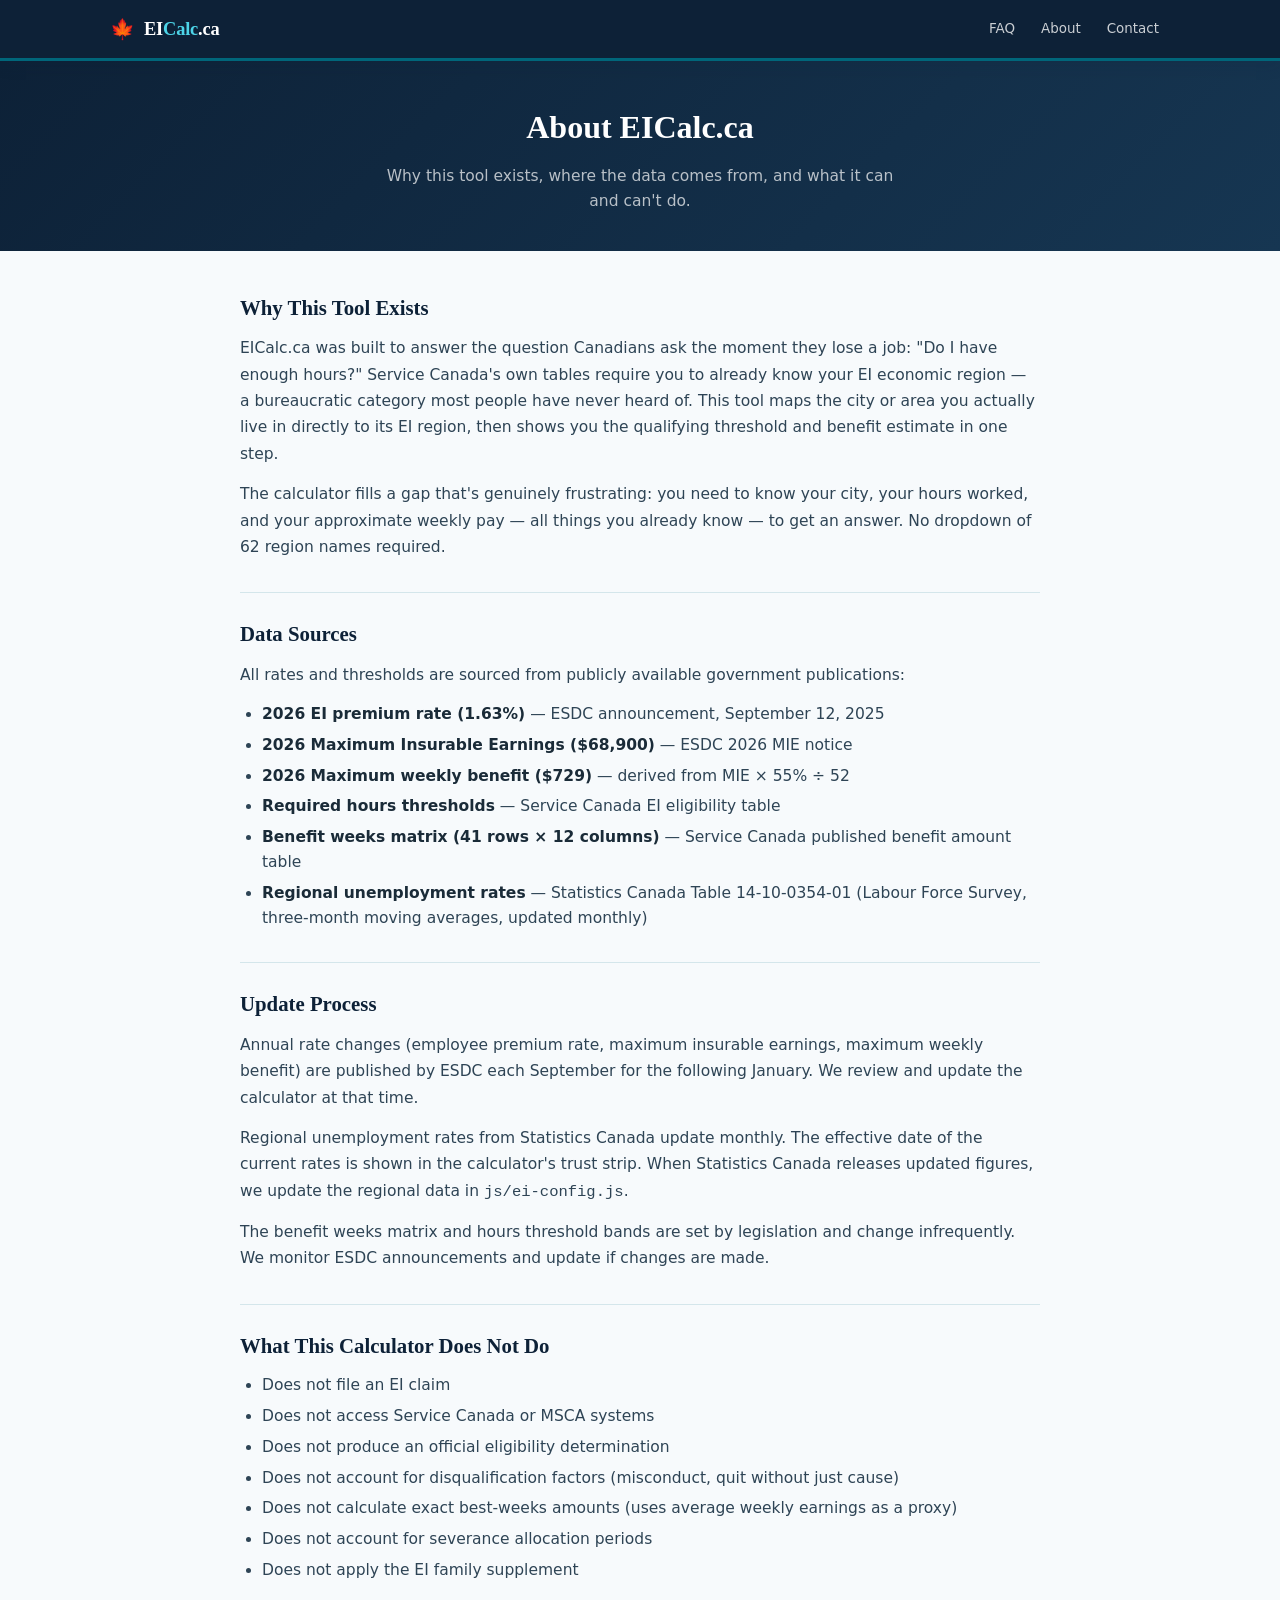
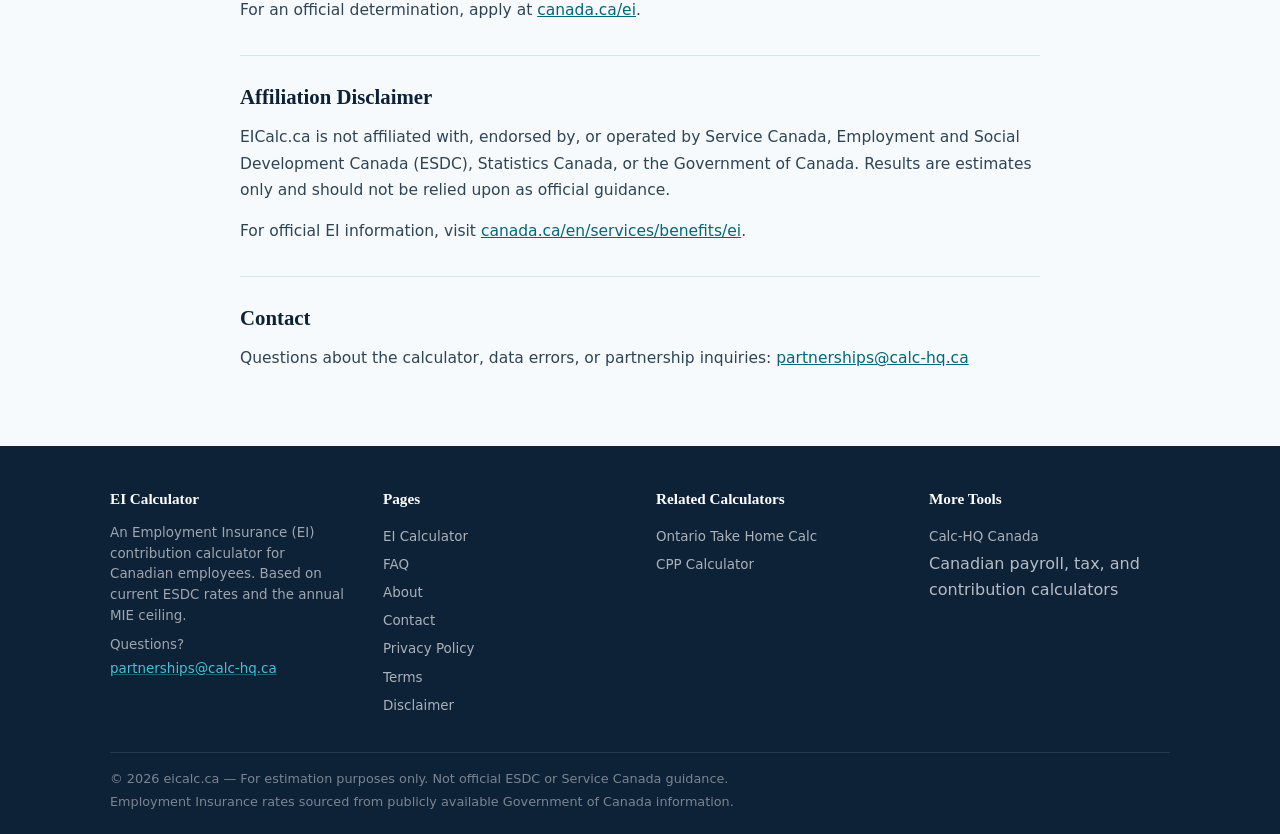
<file: about.html>
<!DOCTYPE html>
<html lang="en-CA">
<head>
  <meta charset="UTF-8" />
  <meta name="viewport" content="width=device-width, initial-scale=1.0" />
  <title>About EICalc.ca — Canadian EI Eligibility and Benefit Estimator</title>
  <meta name="description" content="About EICalc.ca — how the calculator works, where the data comes from, and how we keep rates current. Not affiliated with Service Canada or the Government of Canada." />
  <link rel="canonical" href="https://eicalc.ca/" />
  <link rel="icon" href="data:image/svg+xml,<svg xmlns='http://www.w3.org/2000/svg' viewBox='0 0 100 100'><text y='.9em' font-size='90'>🍁</text></svg>" />
  <link rel="stylesheet" href="css/style.css" />
  <script async src="https://pagead2.googlesyndication.com/pagead/js/adsbygoogle.js?client=ca-pub-7744853829365165" crossorigin="anonymous"></script>
</head>
<body>

  <header class="site-header">
    <div class="header-inner">
      <a href="index.html" class="site-logo">
        <span class="logo-maple">🍁</span>
        <span class="logo-text">EI<span>Calc</span>.ca</span>
      </a>
      <nav class="site-nav">
        <a href="faq.html">FAQ</a>
        <a href="about.html">About</a>
        <a href="contact.html">Contact</a>
      </nav>
    </div>
  </header>

  <div class="page-hero">
    <h1>About EICalc.ca</h1>
    <p>Why this tool exists, where the data comes from, and what it can and can't do.</p>
  </div>

  <main class="page-content">

    <h2>Why This Tool Exists</h2>
    <p>EICalc.ca was built to answer the question Canadians ask the moment they lose a job: "Do I have enough hours?" Service Canada's own tables require you to already know your EI economic region — a bureaucratic category most people have never heard of. This tool maps the city or area you actually live in directly to its EI region, then shows you the qualifying threshold and benefit estimate in one step.</p>
    <p>The calculator fills a gap that's genuinely frustrating: you need to know your city, your hours worked, and your approximate weekly pay — all things you already know — to get an answer. No dropdown of 62 region names required.</p>

    <h2>Data Sources</h2>
    <p>All rates and thresholds are sourced from publicly available government publications:</p>
    <ul>
      <li><strong>2026 EI premium rate (1.63%)</strong> — ESDC announcement, September 12, 2025</li>
      <li><strong>2026 Maximum Insurable Earnings ($68,900)</strong> — ESDC 2026 MIE notice</li>
      <li><strong>2026 Maximum weekly benefit ($729)</strong> — derived from MIE × 55% ÷ 52</li>
      <li><strong>Required hours thresholds</strong> — Service Canada EI eligibility table</li>
      <li><strong>Benefit weeks matrix (41 rows × 12 columns)</strong> — Service Canada published benefit amount table</li>
      <li><strong>Regional unemployment rates</strong> — Statistics Canada Table 14-10-0354-01 (Labour Force Survey, three-month moving averages, updated monthly)</li>
    </ul>

    <h2>Update Process</h2>
    <p>Annual rate changes (employee premium rate, maximum insurable earnings, maximum weekly benefit) are published by ESDC each September for the following January. We review and update the calculator at that time.</p>
    <p>Regional unemployment rates from Statistics Canada update monthly. The effective date of the current rates is shown in the calculator's trust strip. When Statistics Canada releases updated figures, we update the regional data in <code>js/ei-config.js</code>.</p>
    <p>The benefit weeks matrix and hours threshold bands are set by legislation and change infrequently. We monitor ESDC announcements and update if changes are made.</p>

    <h2>What This Calculator Does Not Do</h2>
    <ul>
      <li>Does not file an EI claim</li>
      <li>Does not access Service Canada or MSCA systems</li>
      <li>Does not produce an official eligibility determination</li>
      <li>Does not account for disqualification factors (misconduct, quit without just cause)</li>
      <li>Does not calculate exact best-weeks amounts (uses average weekly earnings as a proxy)</li>
      <li>Does not account for severance allocation periods</li>
      <li>Does not apply the EI family supplement</li>
    </ul>
    <p>For an official determination, apply at <a href="https://www.canada.ca/en/services/benefits/ei/ei-regular-benefit.html" target="_blank" rel="noopener noreferrer">canada.ca/ei</a>.</p>

    <h2>Affiliation Disclaimer</h2>
    <p>EICalc.ca is not affiliated with, endorsed by, or operated by Service Canada, Employment and Social Development Canada (ESDC), Statistics Canada, or the Government of Canada. Results are estimates only and should not be relied upon as official guidance.</p>
    <p>For official EI information, visit <a href="https://www.canada.ca/en/services/benefits/ei.html" target="_blank" rel="noopener noreferrer">canada.ca/en/services/benefits/ei</a>.</p>

    <h2>Contact</h2>
    <p>Questions about the calculator, data errors, or partnership inquiries: <a href="mailto:partnerships@calc-hq.ca">partnerships@calc-hq.ca</a></p>

  </main>

  <footer class="site-footer">
    <div id="network-footer"></div>
  </footer>

  <script src="js/ei-config.js"></script>
  <script src="js/ei-calculator.js"></script>
  <script src="js/ads.js"></script>
  <script src="js/network.js"></script>

</body>
</html>
</file>
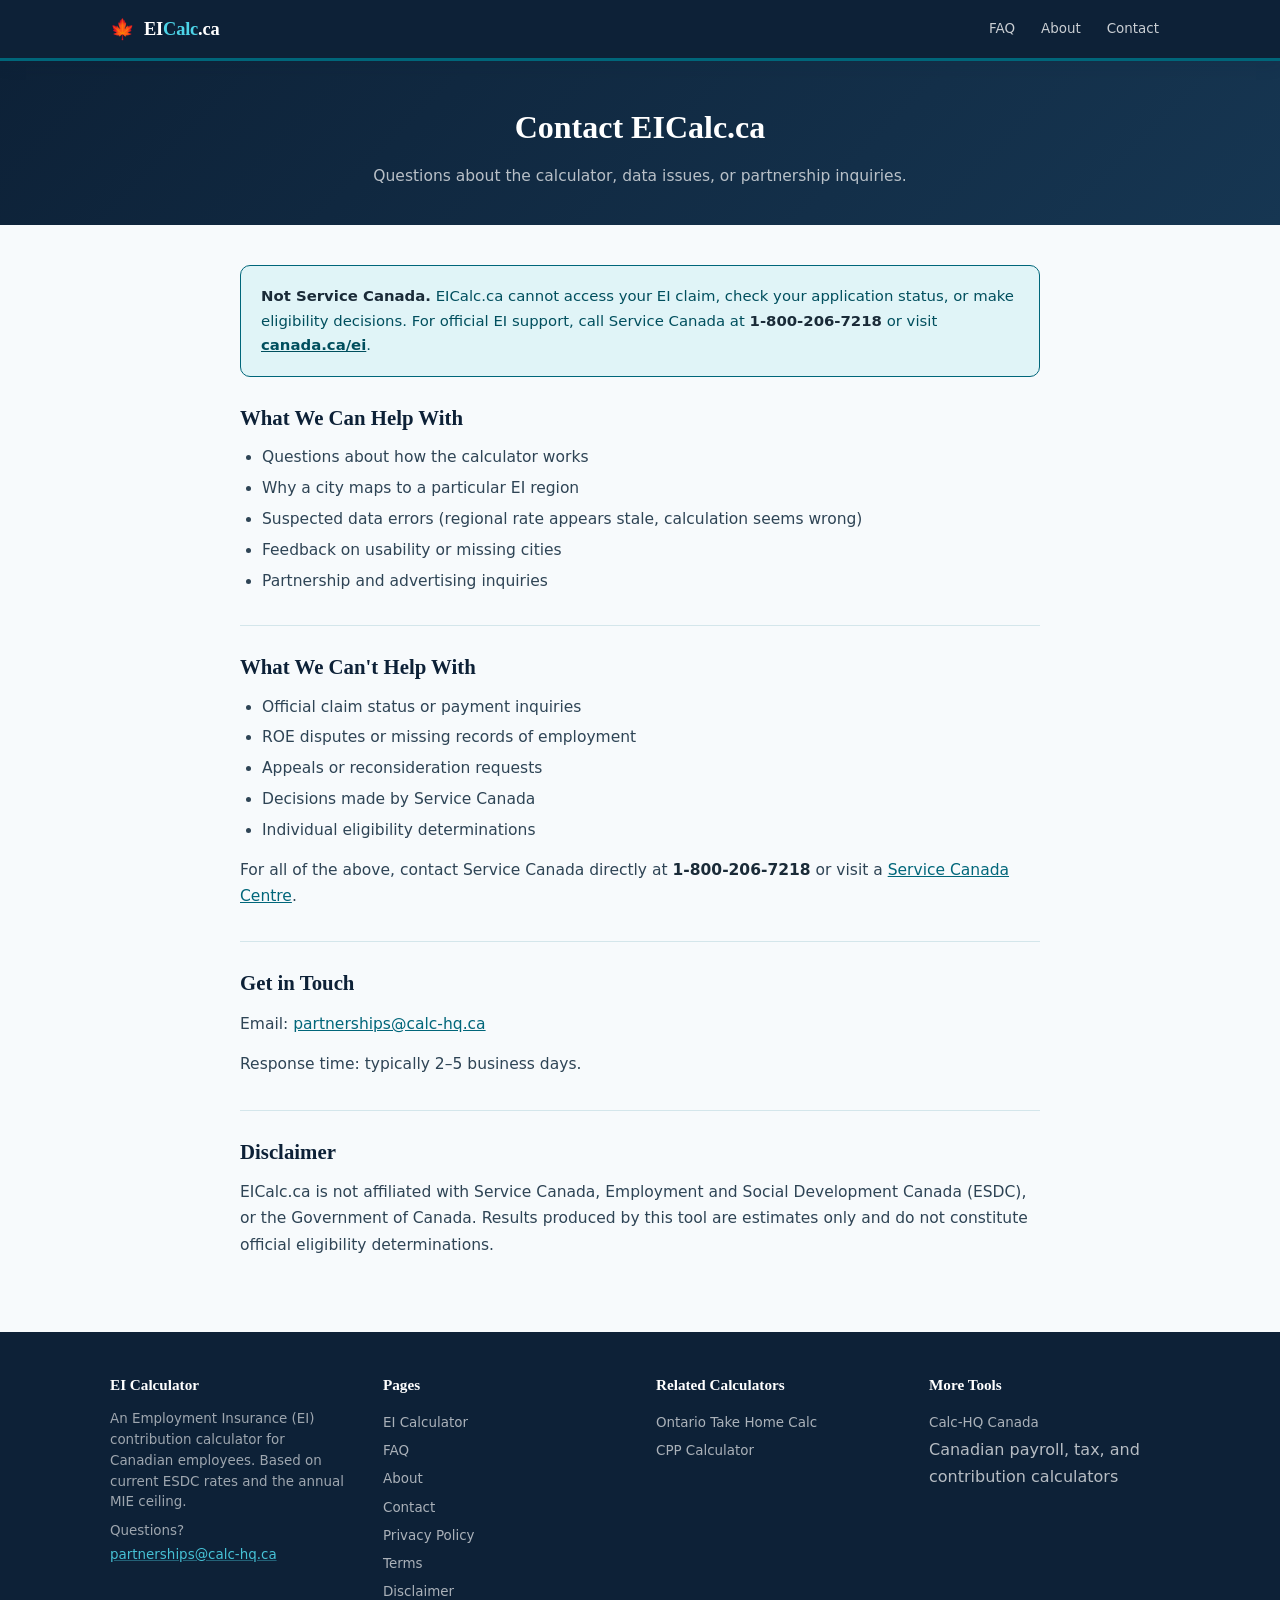
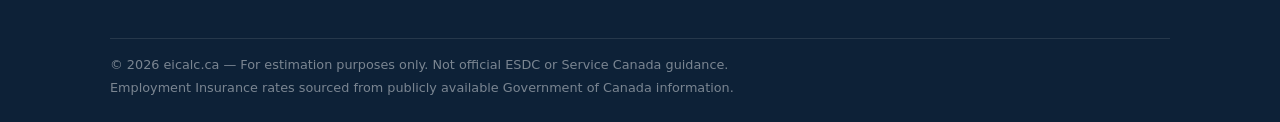
<file: contact.html>
<!DOCTYPE html>
<html lang="en-CA">
<head>
  <meta charset="UTF-8" />
  <meta name="viewport" content="width=device-width, initial-scale=1.0" />
  <title>Contact EICalc.ca</title>
  <meta name="description" content="Contact EICalc.ca for questions about the calculator, data errors, or partnership inquiries. Not affiliated with Service Canada." />
  <link rel="canonical" href="https://eicalc.ca/" />
  <link rel="icon" href="data:image/svg+xml,<svg xmlns='http://www.w3.org/2000/svg' viewBox='0 0 100 100'><text y='.9em' font-size='90'>🍁</text></svg>" />
  <link rel="stylesheet" href="css/style.css" />
  <script async src="https://pagead2.googlesyndication.com/pagead/js/adsbygoogle.js?client=ca-pub-7744853829365165" crossorigin="anonymous"></script>
</head>
<body>

  <header class="site-header">
    <div class="header-inner">
      <a href="index.html" class="site-logo">
        <span class="logo-maple">🍁</span>
        <span class="logo-text">EI<span>Calc</span>.ca</span>
      </a>
      <nav class="site-nav">
        <a href="faq.html">FAQ</a>
        <a href="about.html">About</a>
        <a href="contact.html">Contact</a>
      </nav>
    </div>
  </header>

  <div class="page-hero">
    <h1>Contact EICalc.ca</h1>
    <p>Questions about the calculator, data issues, or partnership inquiries.</p>
  </div>

  <main class="page-content">

    <div class="contact-info-box">
      <strong>Not Service Canada.</strong> EICalc.ca cannot access your EI claim, check your application status, or make eligibility decisions. For official EI support, call Service Canada at <strong>1-800-206-7218</strong> or visit <a href="https://www.canada.ca/en/services/benefits/ei.html" target="_blank" rel="noopener noreferrer">canada.ca/ei</a>.
    </div>

    <h2>What We Can Help With</h2>
    <ul>
      <li>Questions about how the calculator works</li>
      <li>Why a city maps to a particular EI region</li>
      <li>Suspected data errors (regional rate appears stale, calculation seems wrong)</li>
      <li>Feedback on usability or missing cities</li>
      <li>Partnership and advertising inquiries</li>
    </ul>

    <h2>What We Can't Help With</h2>
    <ul>
      <li>Official claim status or payment inquiries</li>
      <li>ROE disputes or missing records of employment</li>
      <li>Appeals or reconsideration requests</li>
      <li>Decisions made by Service Canada</li>
      <li>Individual eligibility determinations</li>
    </ul>
    <p>For all of the above, contact Service Canada directly at <strong>1-800-206-7218</strong> or visit a <a href="https://www.canada.ca/en/employment-social-development/corporate/portfolio/service-canada/programs/service-canada-centres.html" target="_blank" rel="noopener noreferrer">Service Canada Centre</a>.</p>

    <h2>Get in Touch</h2>
    <p>Email: <a href="mailto:partnerships@calc-hq.ca">partnerships@calc-hq.ca</a></p>
    <p>Response time: typically 2–5 business days.</p>

    <h2>Disclaimer</h2>
    <p>EICalc.ca is not affiliated with Service Canada, Employment and Social Development Canada (ESDC), or the Government of Canada. Results produced by this tool are estimates only and do not constitute official eligibility determinations.</p>

  </main>

  <footer class="site-footer">
    <div id="network-footer"></div>
  </footer>

  <script src="js/ei-config.js"></script>
  <script src="js/ei-calculator.js"></script>
  <script src="js/ads.js"></script>
  <script src="js/network.js"></script>

</body>
</html>
</file>
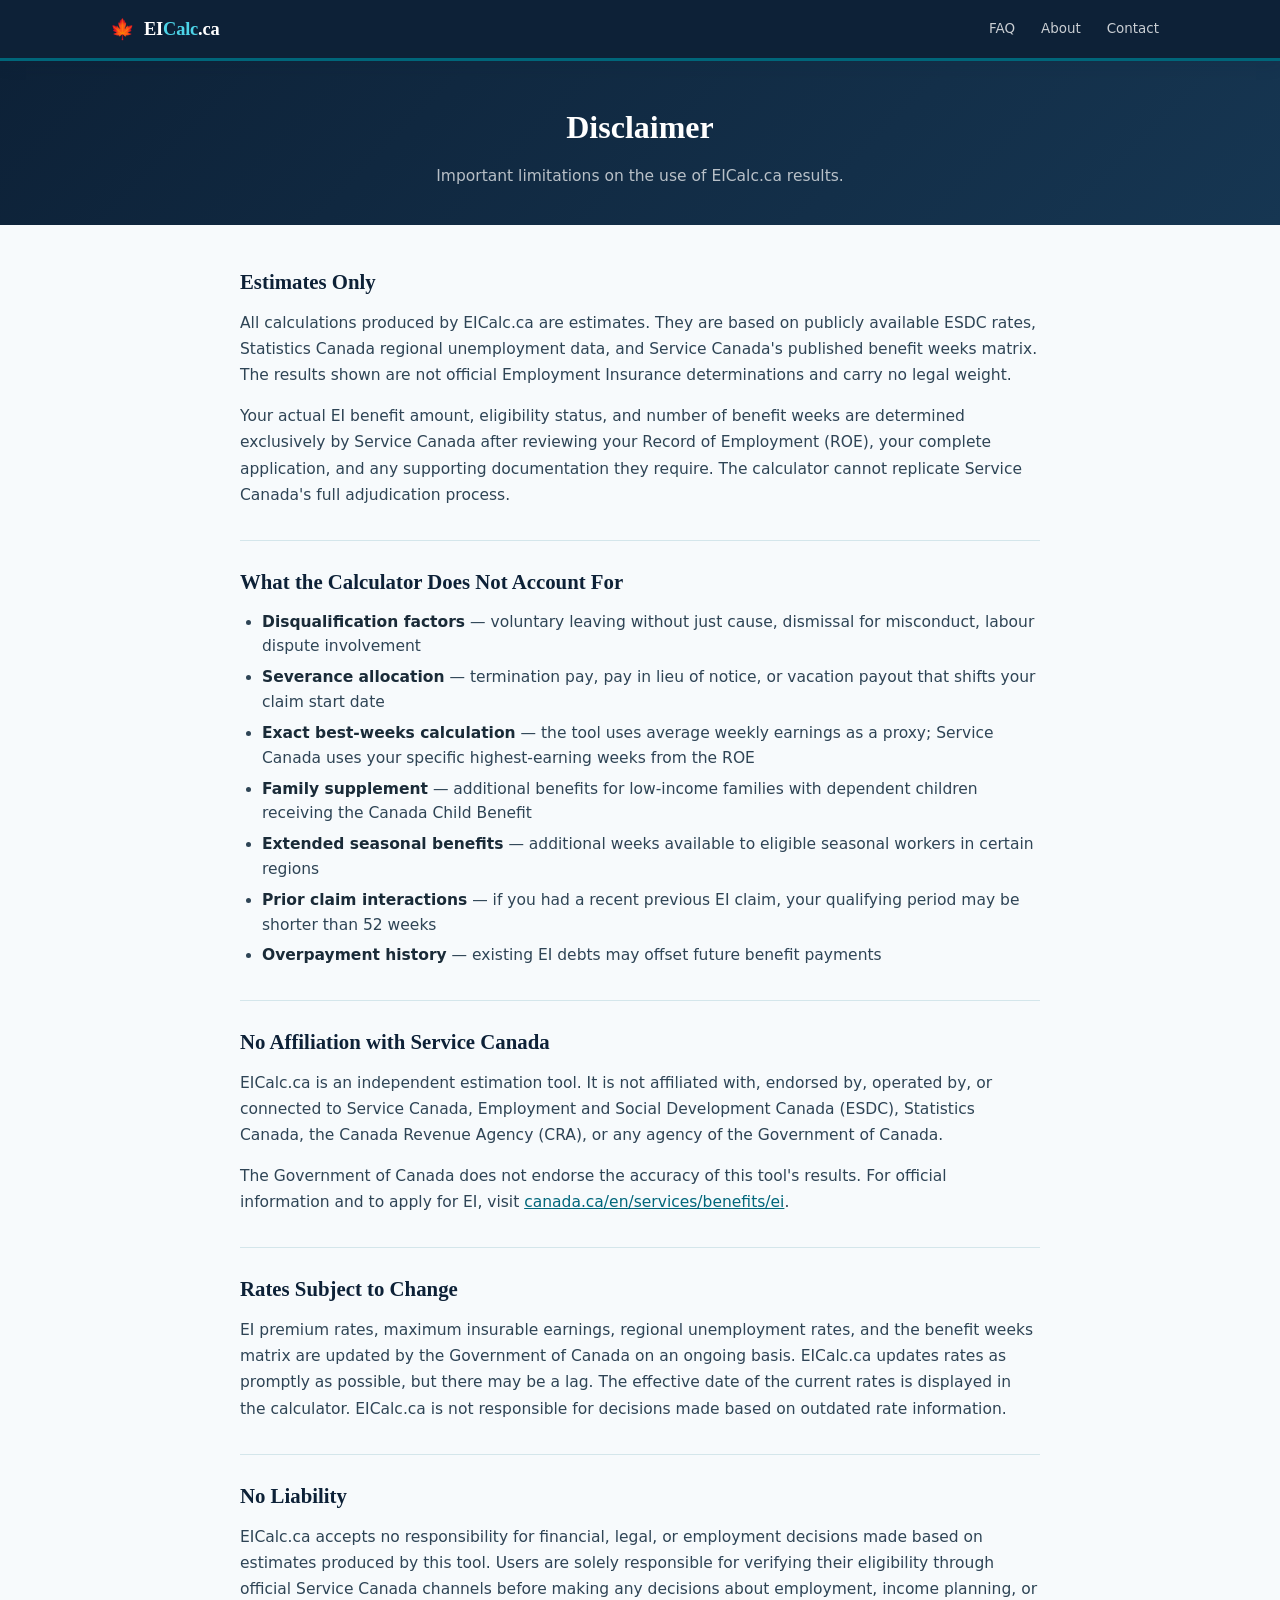
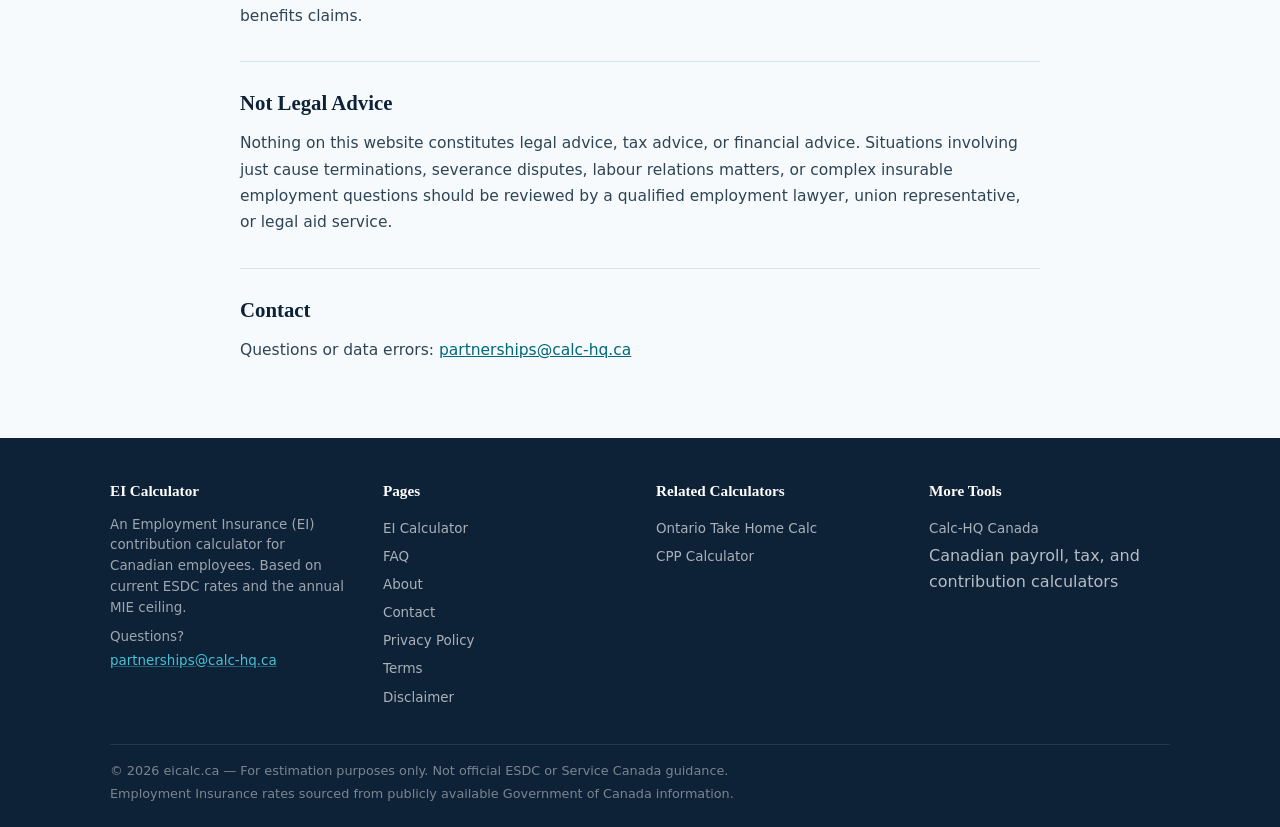
<file: disclaimer.html>
<!DOCTYPE html>
<html lang="en-CA">
<head>
  <meta charset="UTF-8" />
  <meta name="viewport" content="width=device-width, initial-scale=1.0" />
  <title>Disclaimer — EICalc.ca</title>
  <meta name="description" content="EICalc.ca disclaimer — this tool produces estimates only, is not affiliated with Service Canada, and results are not official EI determinations." />
  <link rel="canonical" href="https://eicalc.ca/" />
  <link rel="icon" href="data:image/svg+xml,<svg xmlns='http://www.w3.org/2000/svg' viewBox='0 0 100 100'><text y='.9em' font-size='90'>🍁</text></svg>" />
  <link rel="stylesheet" href="css/style.css" />
  <script async src="https://pagead2.googlesyndication.com/pagead/js/adsbygoogle.js?client=ca-pub-7744853829365165" crossorigin="anonymous"></script>
</head>
<body>

  <header class="site-header">
    <div class="header-inner">
      <a href="index.html" class="site-logo">
        <span class="logo-maple">🍁</span>
        <span class="logo-text">EI<span>Calc</span>.ca</span>
      </a>
      <nav class="site-nav">
        <a href="faq.html">FAQ</a>
        <a href="about.html">About</a>
        <a href="contact.html">Contact</a>
      </nav>
    </div>
  </header>

  <div class="page-hero">
    <h1>Disclaimer</h1>
    <p>Important limitations on the use of EICalc.ca results.</p>
  </div>

  <main class="page-content">

    <h2>Estimates Only</h2>
    <p>All calculations produced by EICalc.ca are estimates. They are based on publicly available ESDC rates, Statistics Canada regional unemployment data, and Service Canada's published benefit weeks matrix. The results shown are not official Employment Insurance determinations and carry no legal weight.</p>
    <p>Your actual EI benefit amount, eligibility status, and number of benefit weeks are determined exclusively by Service Canada after reviewing your Record of Employment (ROE), your complete application, and any supporting documentation they require. The calculator cannot replicate Service Canada's full adjudication process.</p>

    <h2>What the Calculator Does Not Account For</h2>
    <ul>
      <li><strong>Disqualification factors</strong> — voluntary leaving without just cause, dismissal for misconduct, labour dispute involvement</li>
      <li><strong>Severance allocation</strong> — termination pay, pay in lieu of notice, or vacation payout that shifts your claim start date</li>
      <li><strong>Exact best-weeks calculation</strong> — the tool uses average weekly earnings as a proxy; Service Canada uses your specific highest-earning weeks from the ROE</li>
      <li><strong>Family supplement</strong> — additional benefits for low-income families with dependent children receiving the Canada Child Benefit</li>
      <li><strong>Extended seasonal benefits</strong> — additional weeks available to eligible seasonal workers in certain regions</li>
      <li><strong>Prior claim interactions</strong> — if you had a recent previous EI claim, your qualifying period may be shorter than 52 weeks</li>
      <li><strong>Overpayment history</strong> — existing EI debts may offset future benefit payments</li>
    </ul>

    <h2>No Affiliation with Service Canada</h2>
    <p>EICalc.ca is an independent estimation tool. It is not affiliated with, endorsed by, operated by, or connected to Service Canada, Employment and Social Development Canada (ESDC), Statistics Canada, the Canada Revenue Agency (CRA), or any agency of the Government of Canada.</p>
    <p>The Government of Canada does not endorse the accuracy of this tool's results. For official information and to apply for EI, visit <a href="https://www.canada.ca/en/services/benefits/ei.html" target="_blank" rel="noopener noreferrer">canada.ca/en/services/benefits/ei</a>.</p>

    <h2>Rates Subject to Change</h2>
    <p>EI premium rates, maximum insurable earnings, regional unemployment rates, and the benefit weeks matrix are updated by the Government of Canada on an ongoing basis. EICalc.ca updates rates as promptly as possible, but there may be a lag. The effective date of the current rates is displayed in the calculator. EICalc.ca is not responsible for decisions made based on outdated rate information.</p>

    <h2>No Liability</h2>
    <p>EICalc.ca accepts no responsibility for financial, legal, or employment decisions made based on estimates produced by this tool. Users are solely responsible for verifying their eligibility through official Service Canada channels before making any decisions about employment, income planning, or benefits claims.</p>

    <h2>Not Legal Advice</h2>
    <p>Nothing on this website constitutes legal advice, tax advice, or financial advice. Situations involving just cause terminations, severance disputes, labour relations matters, or complex insurable employment questions should be reviewed by a qualified employment lawyer, union representative, or legal aid service.</p>

    <h2>Contact</h2>
    <p>Questions or data errors: <a href="mailto:partnerships@calc-hq.ca">partnerships@calc-hq.ca</a></p>

  </main>

  <footer class="site-footer">
    <div id="network-footer"></div>
  </footer>

  <script src="js/ei-config.js"></script>
  <script src="js/ei-calculator.js"></script>
  <script src="js/ads.js"></script>
  <script src="js/network.js"></script>

</body>
</html>
</file>
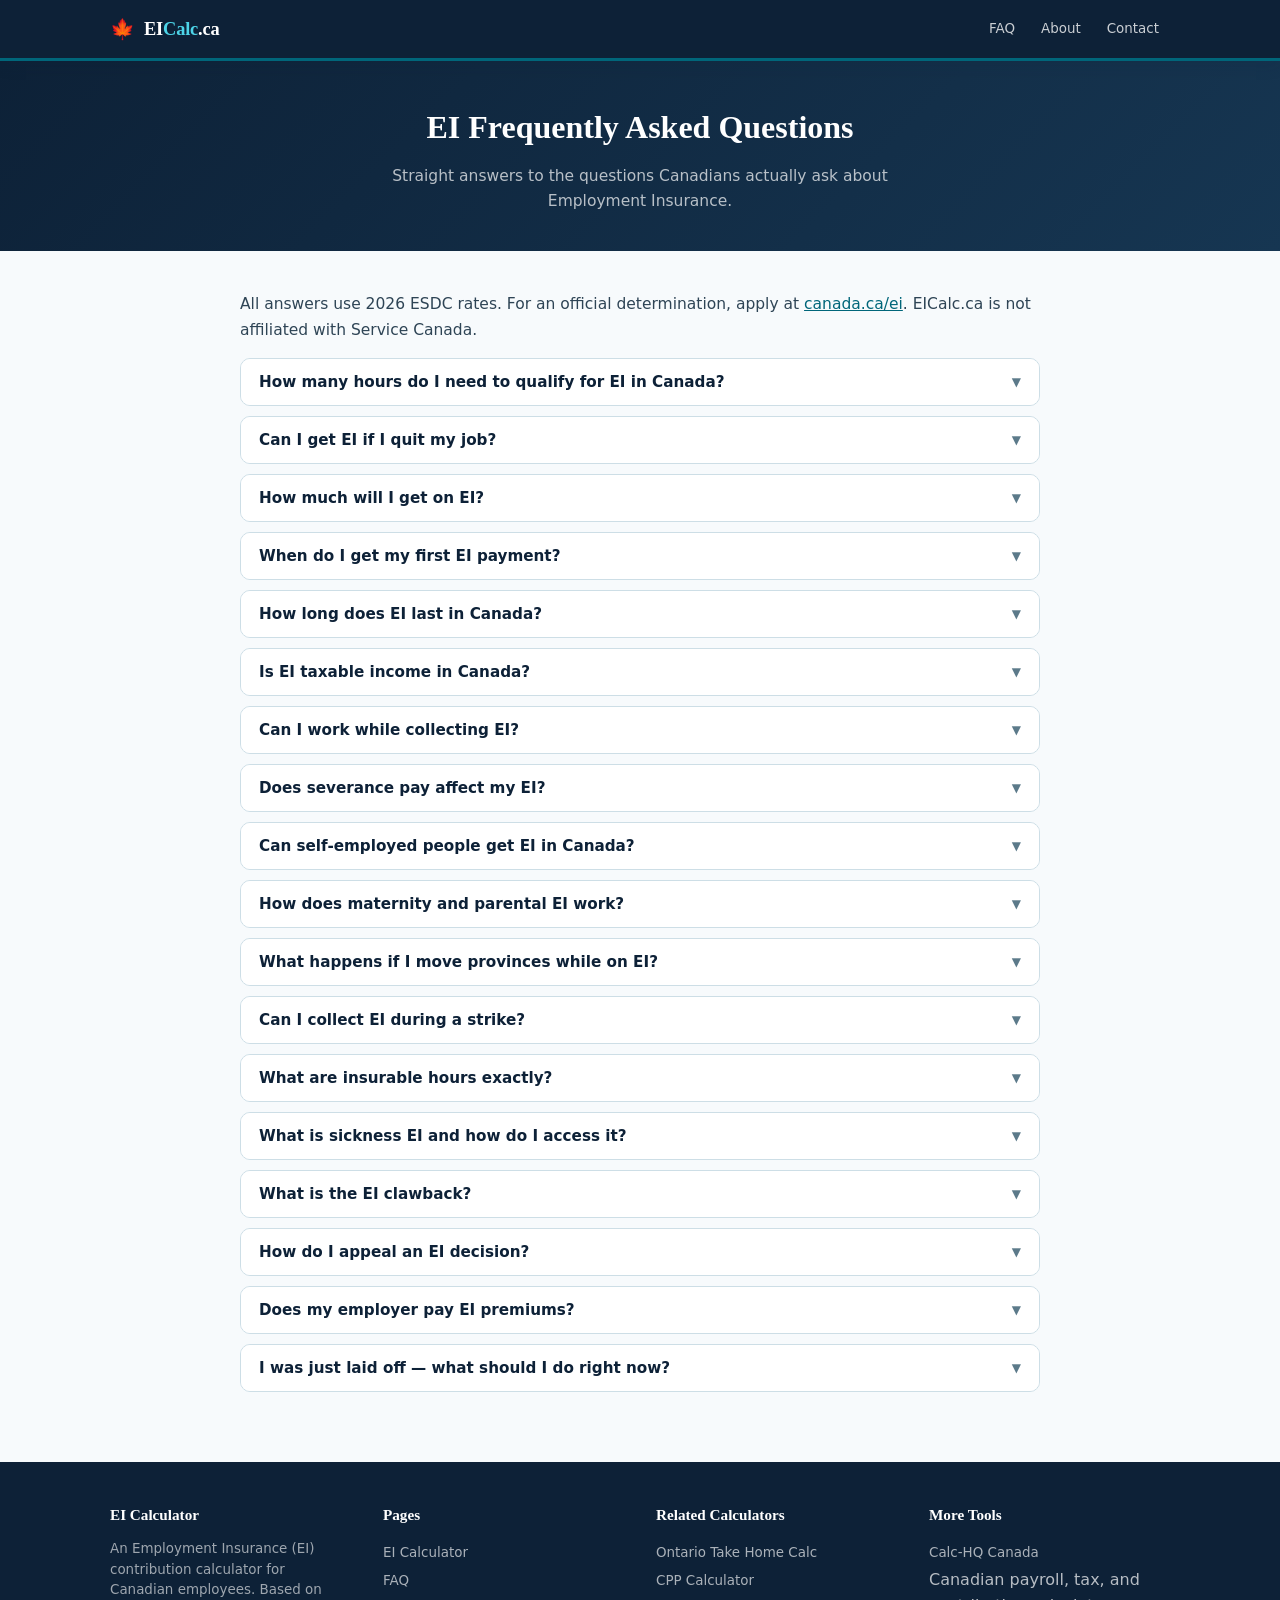
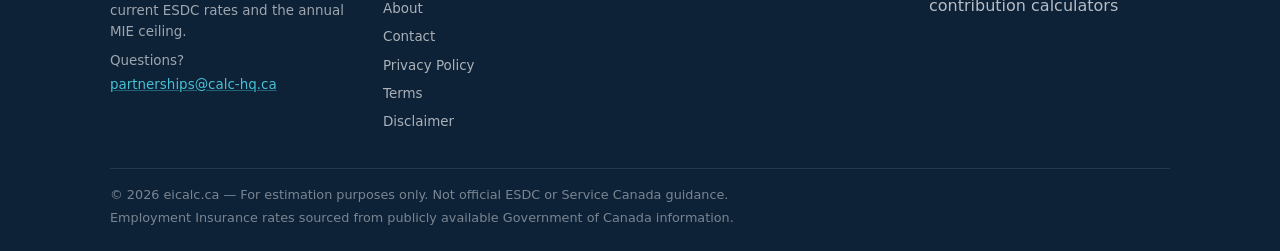
<file: faq.html>
<!DOCTYPE html>
<html lang="en-CA">
<head>
  <meta charset="UTF-8" />
  <meta name="viewport" content="width=device-width, initial-scale=1.0" />
  <title>EI FAQ 2026 — Frequently Asked Questions | EICalc.ca</title>
  <meta name="description" content="Answers to the most common EI questions: how many hours you need, what you'll receive, quit vs. fired, severance, maternity, working while on EI, and more." />
  <link rel="canonical" href="https://eicalc.ca/" />
  <link rel="icon" href="data:image/svg+xml,<svg xmlns='http://www.w3.org/2000/svg' viewBox='0 0 100 100'><text y='.9em' font-size='90'>🍁</text></svg>" />
  <link rel="stylesheet" href="css/style.css" />
  <script async src="https://pagead2.googlesyndication.com/pagead/js/adsbygoogle.js?client=ca-pub-7744853829365165" crossorigin="anonymous"></script>
</head>
<body>

  <header class="site-header">
    <div class="header-inner">
      <a href="index.html" class="site-logo">
        <span class="logo-maple">🍁</span>
        <span class="logo-text">EI<span>Calc</span>.ca</span>
      </a>
      <nav class="site-nav">
        <a href="faq.html">FAQ</a>
        <a href="about.html">About</a>
        <a href="contact.html">Contact</a>
      </nav>
    </div>
  </header>

  <div class="page-hero">
    <h1>EI Frequently Asked Questions</h1>
    <p>Straight answers to the questions Canadians actually ask about Employment Insurance.</p>
  </div>

  <main class="page-content">

    <p>All answers use 2026 ESDC rates. For an official determination, apply at <a href="https://www.canada.ca/en/services/benefits/ei/ei-regular-benefit.html" target="_blank" rel="noopener noreferrer">canada.ca/ei</a>. EICalc.ca is not affiliated with Service Canada.</p>

    <div class="faq-item">
      <button class="faq-q" onclick="toggleFaq(this)">How many hours do I need to qualify for EI in Canada? <span class="faq-arrow">▼</span></button>
      <div class="faq-a">
        <p>It depends entirely on where you live. The required hours range from 420 to 700, set by the unemployment rate in your EI economic region. If you live in Toronto (8.1% unemployment), you need 595 hours. If you're in Quebec City (2.8%), you need 700. If you're in Northern Manitoba (27.8%), the minimum is 420 hours.</p>
        <p>Enter your city in the calculator on the homepage — it maps your location to its EI region and shows your exact threshold using current Statistics Canada data.</p>
      </div>
    </div>

    <div class="faq-item">
      <button class="faq-q" onclick="toggleFaq(this)">Can I get EI if I quit my job? <span class="faq-arrow">▼</span></button>
      <div class="faq-a">
        <p>Generally no — voluntarily leaving without just cause disqualifies you from regular EI benefits. However, "just cause" covers more situations than most people realize: leaving due to harassment, a major pay cut, genuinely unsafe working conditions, domestic violence, or to follow a relocating spouse can all qualify.</p>
        <p>Being constructively dismissed — where your employer makes working conditions so unacceptable that leaving is functionally the same as being fired — can also qualify. Service Canada makes the determination case-by-case. If there's any argument for just cause, apply anyway and explain your circumstances.</p>
        <p>If you were fired for misconduct (dishonesty, insubordination, repeated policy violations), you won't qualify either. If you were fired due to shortage of work, restructuring, or position elimination, that's involuntary and you should qualify.</p>
      </div>
    </div>

    <div class="faq-item">
      <button class="faq-q" onclick="toggleFaq(this)">How much will I get on EI? <span class="faq-arrow">▼</span></button>
      <div class="faq-a">
        <p>The basic benefit is 55% of your average insurable weekly earnings, up to a maximum of $729 per week (based on the 2026 maximum insurable earnings ceiling of $68,900). If you earn $900 per week on average, you'd receive $495/week. If you earn $1,500/week, you'd receive $729 — the weekly cap.</p>
        <p>Service Canada uses a "best weeks" calculation rather than a simple average — it looks at your highest-earning weeks in the qualifying period. The number of best weeks used (14 to 22) depends on your region's unemployment rate. Benefits are fully taxable, so your take-home will be lower depending on your tax situation.</p>
        <p>Use the homepage calculator to get an estimate based on your actual hours and earnings.</p>
      </div>
    </div>

    <div class="faq-item">
      <button class="faq-q" onclick="toggleFaq(this)">When do I get my first EI payment? <span class="faq-arrow">▼</span></button>
      <div class="faq-a">
        <p>After you apply, Service Canada processes the claim (typically within 28 days, often faster for straightforward claims), and there's a mandatory one-week waiting period at the start of your claim before benefits begin. In practice, most people receive their first payment within three to four weeks of applying.</p>
        <p>Apply immediately after your last day of work — don't wait. Late applications can cost you benefit weeks. You can apply online at canada.ca even before your ROE has been issued by your employer.</p>
        <p>If you set up direct deposit, payment arrives faster than a cheque. You also need to complete biweekly reports to keep receiving payments — missing a report can pause your benefits.</p>
      </div>
    </div>

    <div class="faq-item">
      <button class="faq-q" onclick="toggleFaq(this)">How long does EI last in Canada? <span class="faq-arrow">▼</span></button>
      <div class="faq-a">
        <p>Between 14 and 45 weeks, depending on two things: how many insurable hours you accumulated, and the unemployment rate in your EI region when you filed. The benefit weeks matrix cross-references your total hours against your regional unemployment band.</p>
        <p>A Toronto worker with 700 hours gets 20 weeks. That same worker with 1,200 hours gets 28 weeks. In Eastern Nova Scotia (10.6% unemployment), 700 hours yields 24 weeks. The higher your regional unemployment and the more hours you have, the longer your benefits can last — up to the 45-week ceiling.</p>
        <p>Enter your details in the homepage calculator to see your specific estimate.</p>
      </div>
    </div>

    <div class="faq-item">
      <button class="faq-q" onclick="toggleFaq(this)">Is EI taxable income in Canada? <span class="faq-arrow">▼</span></button>
      <div class="faq-a">
        <p>Yes. EI benefits are taxable income at both the federal and provincial level. Service Canada withholds income tax from your payments based on standard federal withholding tables, but the actual amount you owe depends on your total annual income for the year.</p>
        <p>You'll receive a T4E slip in February showing your total EI received and taxes withheld. If your only income for the year was EI, you may receive a refund since the standard withholding is often higher than what you'd actually owe at lower income levels.</p>
        <p>If you received a large severance payout and also collected EI in the same year, your total income may push you into a higher bracket, potentially resulting in additional tax owed at filing.</p>
      </div>
    </div>

    <div class="faq-item">
      <button class="faq-q" onclick="toggleFaq(this)">Can I work while collecting EI? <span class="faq-arrow">▼</span></button>
      <div class="faq-a">
        <p>Yes, and it often makes financial sense to do so. Under the working-while-on-EI rules, you keep 50 cents of your benefit for every dollar you earn, up to 90% of your weekly insurable earnings. Earnings above that threshold are deducted dollar-for-dollar from your benefit.</p>
        <p>For example, if your weekly EI benefit is $500 and you earn $200 working part-time, you'd keep $100 of your benefit reduction (50% of $200) and receive $400 in EI instead of $500. Your total income for that week: $600 — more than EI alone.</p>
        <p>You must report all earnings on your biweekly reports — failure to do so is considered fraud and can result in repayment demands, penalties, or disqualification from future claims.</p>
      </div>
    </div>

    <div class="faq-item">
      <button class="faq-q" onclick="toggleFaq(this)">Does severance pay affect my EI? <span class="faq-arrow">▼</span></button>
      <div class="faq-a">
        <p>Yes — severance, termination pay, and pay in lieu of notice all create an allocation period that delays the start of your EI benefits. Service Canada divides your total severance amount by your normal weekly insurable earnings to calculate how many weeks are allocated.</p>
        <p>If you received $10,000 in severance and normally earned $1,000 per week, your EI start date is pushed back 10 weeks. Your total benefit entitlement doesn't shrink — the clock just starts later. Once the allocation period ends, your claim continues as normal.</p>
        <p>Vacation pay paid out on termination is also allocated. Retiring allowances (long-service recognition payments) may or may not be allocated depending on the specific amount and circumstances — Service Canada makes this determination on your ROE.</p>
      </div>
    </div>

    <div class="faq-item">
      <button class="faq-q" onclick="toggleFaq(this)">Can self-employed people get EI in Canada? <span class="faq-arrow">▼</span></button>
      <div class="faq-a">
        <p>Not regular unemployment benefits — but self-employed Canadians who voluntarily registered with the EI program can access special benefits: maternity (15 weeks), parental (up to 69 weeks), sickness (up to 26 weeks), compassionate care, and critical illness. You must have registered at least 12 months before claiming and paid premiums during that period.</p>
        <p>The 2026 premium rate for self-employed individuals is 1.63% on insurable earnings — the same as the employee rate, but without the employer's 1.4× multiplier that salaried employees effectively benefit from.</p>
        <p>A self-employed person who incorporated their business and paid themselves a T4 salary may qualify for regular EI benefits under the standard rules, since their T4 employment is insurable. The key distinction is T4 employment versus self-employment income reported on a T1.</p>
      </div>
    </div>

    <div class="faq-item">
      <button class="faq-q" onclick="toggleFaq(this)">How does maternity and parental EI work? <span class="faq-arrow">▼</span></button>
      <div class="faq-a">
        <p>EI maternity benefits cover the 15 weeks around childbirth — available only to the birth parent. They pay 55% of average insurable weekly earnings, up to $729/week. You need 600 insurable hours to qualify for special benefits — the threshold doesn't vary by region the way regular EI does.</p>
        <p>Parental benefits start after maternity ends (or immediately at birth/adoption for the non-birth parent) and can be split between parents. The standard option gives up to 40 combined parental weeks at 55%, maximum $729/week. The extended option gives up to 69 combined weeks at 33%, maximum $437/week. You can't convert between options after the claim starts.</p>
        <p>If both parents claim EI at the same time, Service Canada allows it — but the maximum total parental weeks still caps at 40 (standard) or 69 (extended). The birth parent taking maternity first, then both sharing parental weeks, is the most common arrangement.</p>
      </div>
    </div>

    <div class="faq-item">
      <button class="faq-q" onclick="toggleFaq(this)">What happens if I move provinces while on EI? <span class="faq-arrow">▼</span></button>
      <div class="faq-a">
        <p>The benefit weeks you were assigned at the time of filing don't change when you move. Service Canada locks in your regional unemployment rate — and therefore your benefit duration — when you file the claim, not when you relocate. Your payments continue unaffected by the move.</p>
        <p>If you file a new claim in the future from a different province, your required hours and benefit weeks will be based on the unemployment rate of your new region at that time. So a move from a high-unemployment region to a low-unemployment one could mean you need more hours for your next claim.</p>
        <p>You should notify Service Canada of your address change, but it won't alter the terms of your current claim.</p>
      </div>
    </div>

    <div class="faq-item">
      <button class="faq-q" onclick="toggleFaq(this)">Can I collect EI during a strike? <span class="faq-arrow">▼</span></button>
      <div class="faq-a">
        <p>No — you cannot receive regular EI benefits if you're directly participating in a labour dispute, whether a strike or lockout. This applies to the duration of the dispute for workers at the directly affected workplace.</p>
        <p>However, if you were laid off before the strike began and your layoff was genuinely unrelated to the dispute, you may still qualify. Similarly, workers at a different employer who are temporarily laid off due to ripple effects from a strike elsewhere may qualify, depending on the specific circumstances.</p>
        <p>These situations are often contested and Service Canada will investigate the connection between the labour dispute and your reason for unemployment. If you believe your layoff is unrelated to an ongoing dispute, apply and let Service Canada make the determination.</p>
      </div>
    </div>

    <div class="faq-item">
      <button class="faq-q" onclick="toggleFaq(this)">What are insurable hours exactly? <span class="faq-arrow">▼</span></button>
      <div class="faq-a">
        <p>Insurable hours are the actual hours worked and paid under insurable employment — every hour on the clock from every job counts, including regular time, overtime, and hours from a second or third job. The total is accumulated across all insurable employers in your qualifying period.</p>
        <p>What doesn't count: unpaid hours, volunteer work, self-employment income reported as business income (not T4 wages), or hours worked outside Canada. Your Record of Employment (ROE), which your employer must issue within 5 business days of your separation, is the primary document Service Canada uses to verify your hours.</p>
        <p>If you worked for multiple employers, you'll have multiple ROEs. Service Canada totals all of them to determine your qualifying hours. If an employer hasn't issued your ROE, apply anyway — Service Canada can request it directly from your employer.</p>
      </div>
    </div>

    <div class="faq-item">
      <button class="faq-q" onclick="toggleFaq(this)">What is sickness EI and how do I access it? <span class="faq-arrow">▼</span></button>
      <div class="faq-a">
        <p>EI sickness benefits pay 55% of your average insurable weekly earnings (up to $729/week) for up to 26 weeks if you're unable to work due to illness, injury, or quarantine. You need 600 insurable hours to qualify — the threshold doesn't vary by region for special benefits.</p>
        <p>You'll need a medical certificate signed by a licensed health professional confirming you're unable to work and estimating your recovery period. You can apply for sickness benefits even if you're currently on regular EI — if you become ill during your regular claim, you can switch to sickness benefits for up to 26 weeks.</p>
        <p>Sickness EI is often combined with employer sick leave plans. If your employer's plan pays you 100% of salary for the first two weeks, your EI sickness claim would start after that. The interaction with employer plans varies — check your employment contract or HR policy.</p>
      </div>
    </div>

    <div class="faq-item">
      <button class="faq-q" onclick="toggleFaq(this)">What is the EI clawback? <span class="faq-arrow">▼</span></button>
      <div class="faq-a">
        <p>If your net income for the year exceeds a threshold set annually by the federal government (approximately $79,000 for recent years), you must repay 30% of the lesser of: the amount your net income exceeds the threshold, or the total EI benefits you received that year.</p>
        <p>For example, if the threshold is $79,000 and your net income was $85,000, you'd repay 30% × $6,000 = $1,800. This is calculated on your T1 return and settled at tax time — you won't be asked to repay during the year.</p>
        <p>First-time EI claimants in their first and second year of claiming are generally exempt from the clawback for regular benefits. Recipients of special benefits (maternity, parental, sickness, compassionate care) are also typically exempt. If you're not sure, your T4E and T1 general will sort it out at filing.</p>
      </div>
    </div>

    <div class="faq-item">
      <button class="faq-q" onclick="toggleFaq(this)">How do I appeal an EI decision? <span class="faq-arrow">▼</span></button>
      <div class="faq-a">
        <p>If Service Canada denies your EI claim or makes a decision you believe is wrong, you have 30 days from the date of the decision letter to file a Request for Reconsideration. This is a free internal review — you submit it through My Service Canada Account or by mail, explaining why you disagree and providing any supporting documentation.</p>
        <p>If reconsideration goes against you, you can appeal to the Social Security Tribunal (SST) General Division within 30 days of the reconsideration decision. The SST process is formal but accessible — you don't need a lawyer, though union representatives and legal aid organizations can help. Hearings can be conducted by telephone or videoconference.</p>
        <p>Keep all documentation: your ROE, any letters from your employer, your application confirmation, and every piece of correspondence from Service Canada. Note the exact dates of all decisions and the deadlines for response. Missing a 30-day appeal window ends your recourse through that channel.</p>
      </div>
    </div>

    <div class="faq-item">
      <button class="faq-q" onclick="toggleFaq(this)">Does my employer pay EI premiums? <span class="faq-arrow">▼</span></button>
      <div class="faq-a">
        <p>Yes. In 2026, the employee EI premium rate is $1.63 per $100 of insurable earnings, up to a maximum employee contribution of $1,123.07. Your employer pays 1.4 times that amount — $2.28 per $100 of your insurable earnings, up to $1,572.30 maximum.</p>
        <p>The employer's contribution is an additional payroll cost on top of your wages — it doesn't come out of your paycheque, and it doesn't affect your benefit entitlement. Your EI benefits are based entirely on your own insurable earnings and hours, regardless of what your employer paid in premiums.</p>
        <p>Employers with approved wage-loss replacement plans (group sickness or disability plans) may qualify for a reduced employer premium rate — currently 1.4× is the standard, but approved plans can lower this multiplier. The premium reduction is shared between employer and employees according to a formula set by ESDC.</p>
      </div>
    </div>

    <div class="faq-item">
      <button class="faq-q" onclick="toggleFaq(this)">I was just laid off — what should I do right now? <span class="faq-arrow">▼</span></button>
      <div class="faq-a">
        <p>Apply immediately. You can apply for EI online at canada.ca even before your final paycheque clears or your ROE has been issued. Waiting costs you — applications filed more than four weeks after your last day of work can result in lost benefit weeks that can't be recovered.</p>
        <p>When you apply online you'll need: your Social Insurance Number (SIN), employment history for the past 52 weeks (employer names, addresses, dates, and reason for each separation), banking information for direct deposit, and your ROE if you have it. If your employer hasn't issued the ROE yet, note this in the application — Service Canada can request it directly.</p>
        <p>After applying, set up your My Service Canada Account at canada.ca/my-service-canada-account to track your claim status and file your biweekly reports. Missing a biweekly report pauses your payments, so mark the due dates in your calendar.</p>
      </div>
    </div>

  </main>

  <footer class="site-footer">
    <div id="network-footer"></div>
  </footer>

  <script src="js/ei-config.js"></script>
  <script src="js/ei-calculator.js"></script>
  <script src="js/ads.js"></script>
  <script src="js/network.js"></script>
  <script>
    function toggleFaq(btn) {
      btn.parentElement.classList.toggle("open");
    }
  </script>

</body>
</html>
</file>
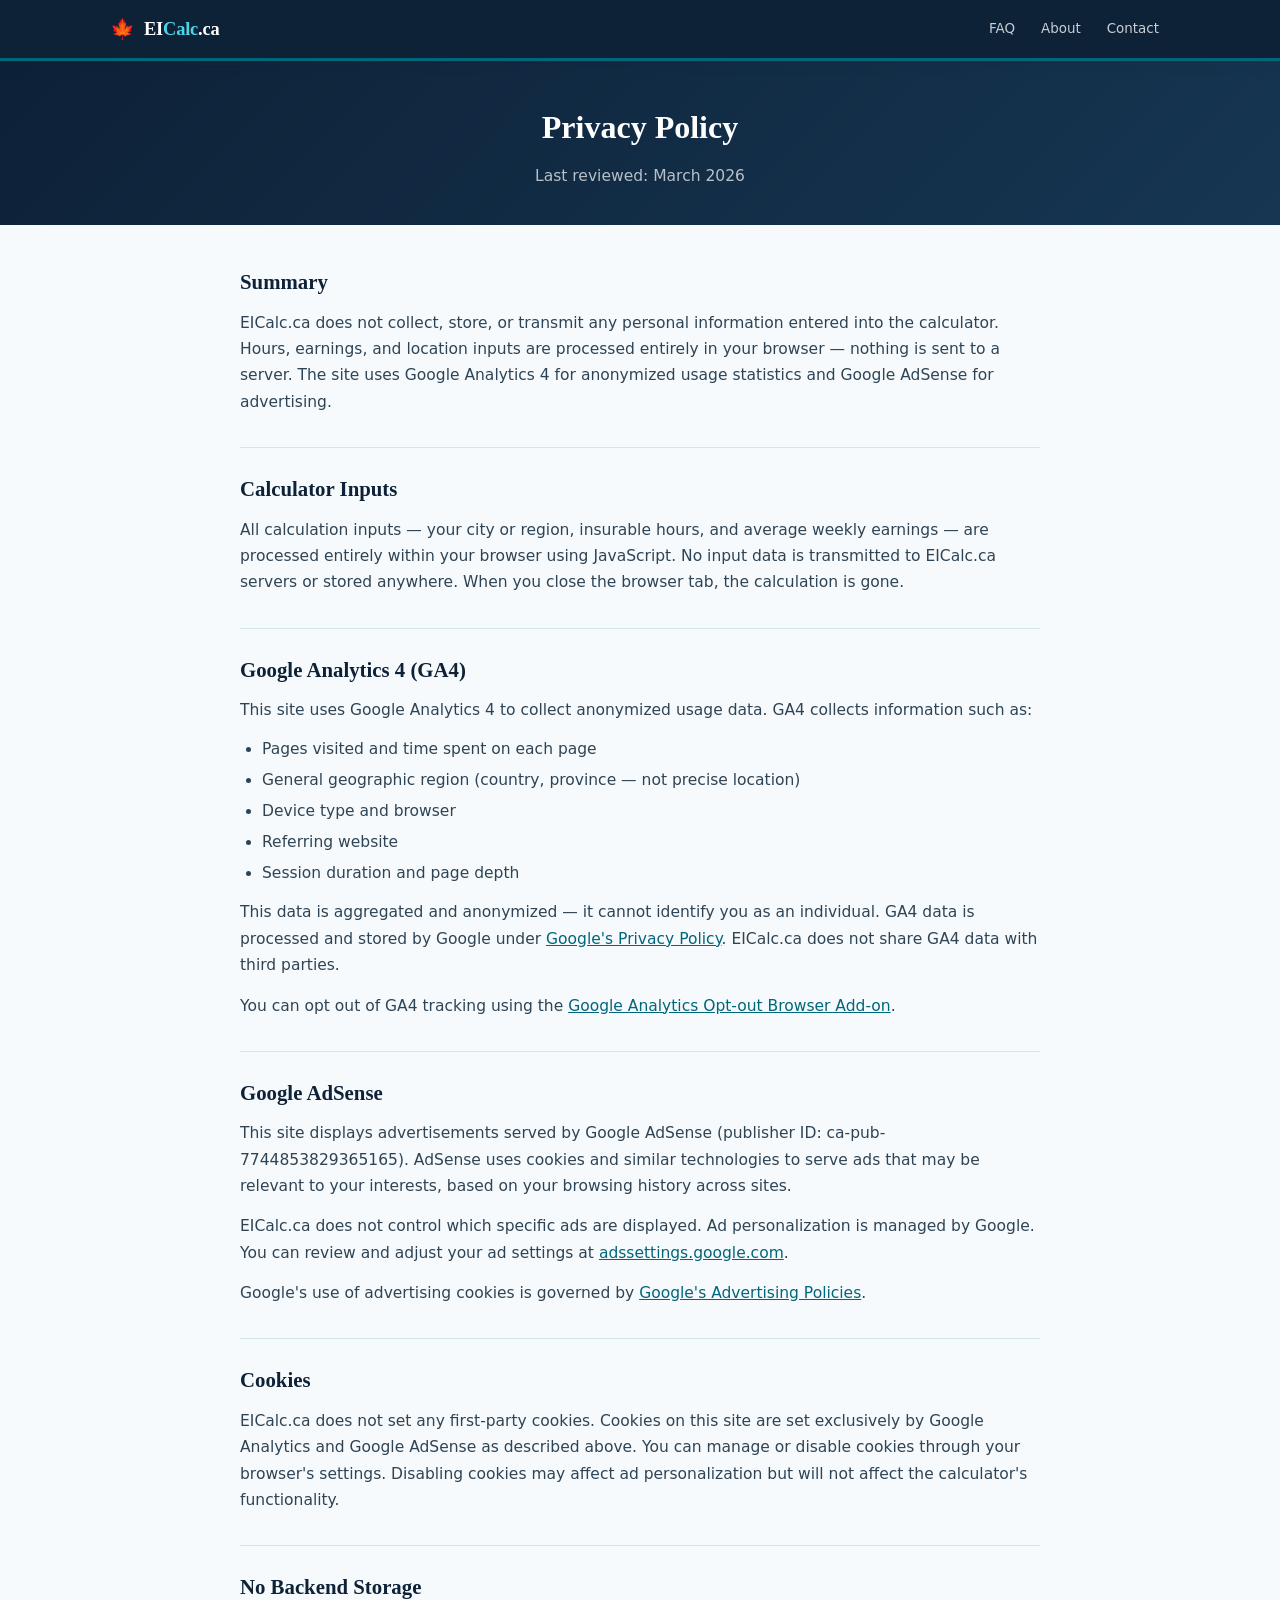
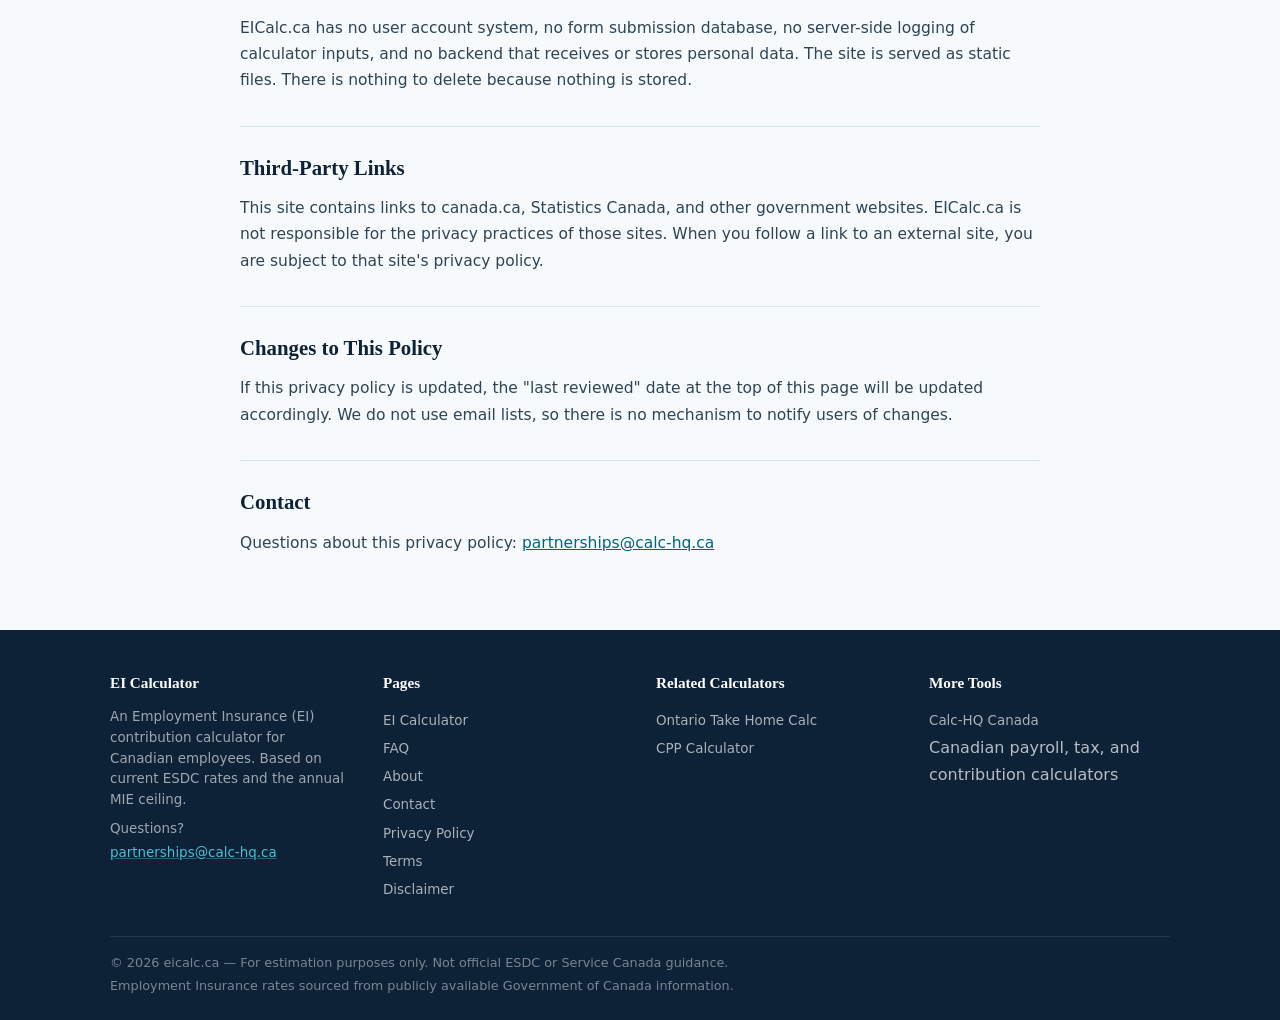
<file: privacy-policy.html>
<!DOCTYPE html>
<html lang="en-CA">
<head>
  <meta charset="UTF-8" />
  <meta name="viewport" content="width=device-width, initial-scale=1.0" />
  <title>Privacy Policy — EICalc.ca</title>
  <meta name="description" content="EICalc.ca privacy policy — what data is collected, how analytics and AdSense work, and confirmation that no personal calculator inputs are stored." />
  <link rel="canonical" href="https://eicalc.ca/" />
  <link rel="icon" href="data:image/svg+xml,<svg xmlns='http://www.w3.org/2000/svg' viewBox='0 0 100 100'><text y='.9em' font-size='90'>🍁</text></svg>" />
  <link rel="stylesheet" href="css/style.css" />
  <script async src="https://pagead2.googlesyndication.com/pagead/js/adsbygoogle.js?client=ca-pub-7744853829365165" crossorigin="anonymous"></script>
</head>
<body>

  <header class="site-header">
    <div class="header-inner">
      <a href="index.html" class="site-logo">
        <span class="logo-maple">🍁</span>
        <span class="logo-text">EI<span>Calc</span>.ca</span>
      </a>
      <nav class="site-nav">
        <a href="faq.html">FAQ</a>
        <a href="about.html">About</a>
        <a href="contact.html">Contact</a>
      </nav>
    </div>
  </header>

  <div class="page-hero">
    <h1>Privacy Policy</h1>
    <p>Last reviewed: March 2026</p>
  </div>

  <main class="page-content">

    <h2>Summary</h2>
    <p>EICalc.ca does not collect, store, or transmit any personal information entered into the calculator. Hours, earnings, and location inputs are processed entirely in your browser — nothing is sent to a server. The site uses Google Analytics 4 for anonymized usage statistics and Google AdSense for advertising.</p>

    <h2>Calculator Inputs</h2>
    <p>All calculation inputs — your city or region, insurable hours, and average weekly earnings — are processed entirely within your browser using JavaScript. No input data is transmitted to EICalc.ca servers or stored anywhere. When you close the browser tab, the calculation is gone.</p>

    <h2>Google Analytics 4 (GA4)</h2>
    <p>This site uses Google Analytics 4 to collect anonymized usage data. GA4 collects information such as:</p>
    <ul>
      <li>Pages visited and time spent on each page</li>
      <li>General geographic region (country, province — not precise location)</li>
      <li>Device type and browser</li>
      <li>Referring website</li>
      <li>Session duration and page depth</li>
    </ul>
    <p>This data is aggregated and anonymized — it cannot identify you as an individual. GA4 data is processed and stored by Google under <a href="https://policies.google.com/privacy" target="_blank" rel="noopener noreferrer">Google's Privacy Policy</a>. EICalc.ca does not share GA4 data with third parties.</p>
    <p>You can opt out of GA4 tracking using the <a href="https://tools.google.com/dlpage/gaoptout" target="_blank" rel="noopener noreferrer">Google Analytics Opt-out Browser Add-on</a>.</p>

    <h2>Google AdSense</h2>
    <p>This site displays advertisements served by Google AdSense (publisher ID: ca-pub-7744853829365165). AdSense uses cookies and similar technologies to serve ads that may be relevant to your interests, based on your browsing history across sites.</p>
    <p>EICalc.ca does not control which specific ads are displayed. Ad personalization is managed by Google. You can review and adjust your ad settings at <a href="https://adssettings.google.com" target="_blank" rel="noopener noreferrer">adssettings.google.com</a>.</p>
    <p>Google's use of advertising cookies is governed by <a href="https://policies.google.com/technologies/ads" target="_blank" rel="noopener noreferrer">Google's Advertising Policies</a>.</p>

    <h2>Cookies</h2>
    <p>EICalc.ca does not set any first-party cookies. Cookies on this site are set exclusively by Google Analytics and Google AdSense as described above. You can manage or disable cookies through your browser's settings. Disabling cookies may affect ad personalization but will not affect the calculator's functionality.</p>

    <h2>No Backend Storage</h2>
    <p>EICalc.ca has no user account system, no form submission database, no server-side logging of calculator inputs, and no backend that receives or stores personal data. The site is served as static files. There is nothing to delete because nothing is stored.</p>

    <h2>Third-Party Links</h2>
    <p>This site contains links to canada.ca, Statistics Canada, and other government websites. EICalc.ca is not responsible for the privacy practices of those sites. When you follow a link to an external site, you are subject to that site's privacy policy.</p>

    <h2>Changes to This Policy</h2>
    <p>If this privacy policy is updated, the "last reviewed" date at the top of this page will be updated accordingly. We do not use email lists, so there is no mechanism to notify users of changes.</p>

    <h2>Contact</h2>
    <p>Questions about this privacy policy: <a href="mailto:partnerships@calc-hq.ca">partnerships@calc-hq.ca</a></p>

  </main>

  <footer class="site-footer">
    <div id="network-footer"></div>
  </footer>

  <script src="js/ei-config.js"></script>
  <script src="js/ei-calculator.js"></script>
  <script src="js/ads.js"></script>
  <script src="js/network.js"></script>

</body>
</html>
</file>
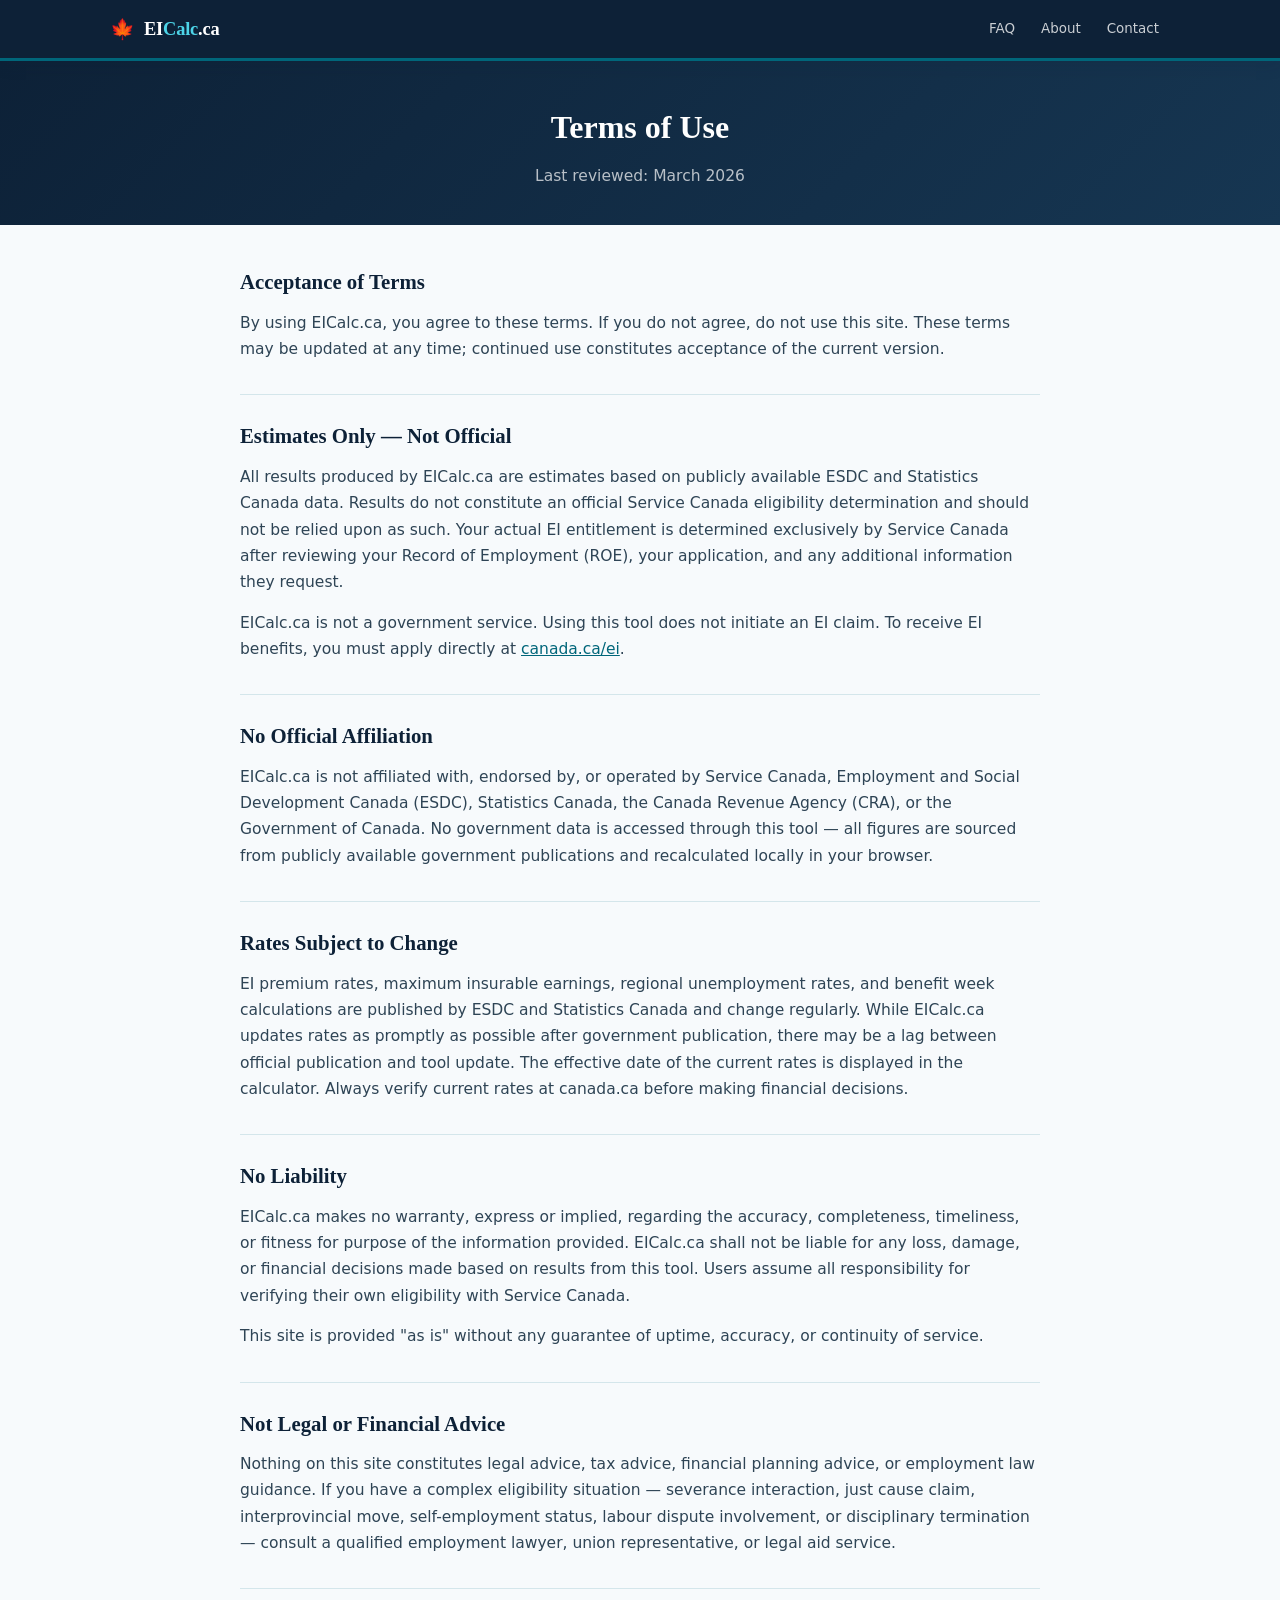
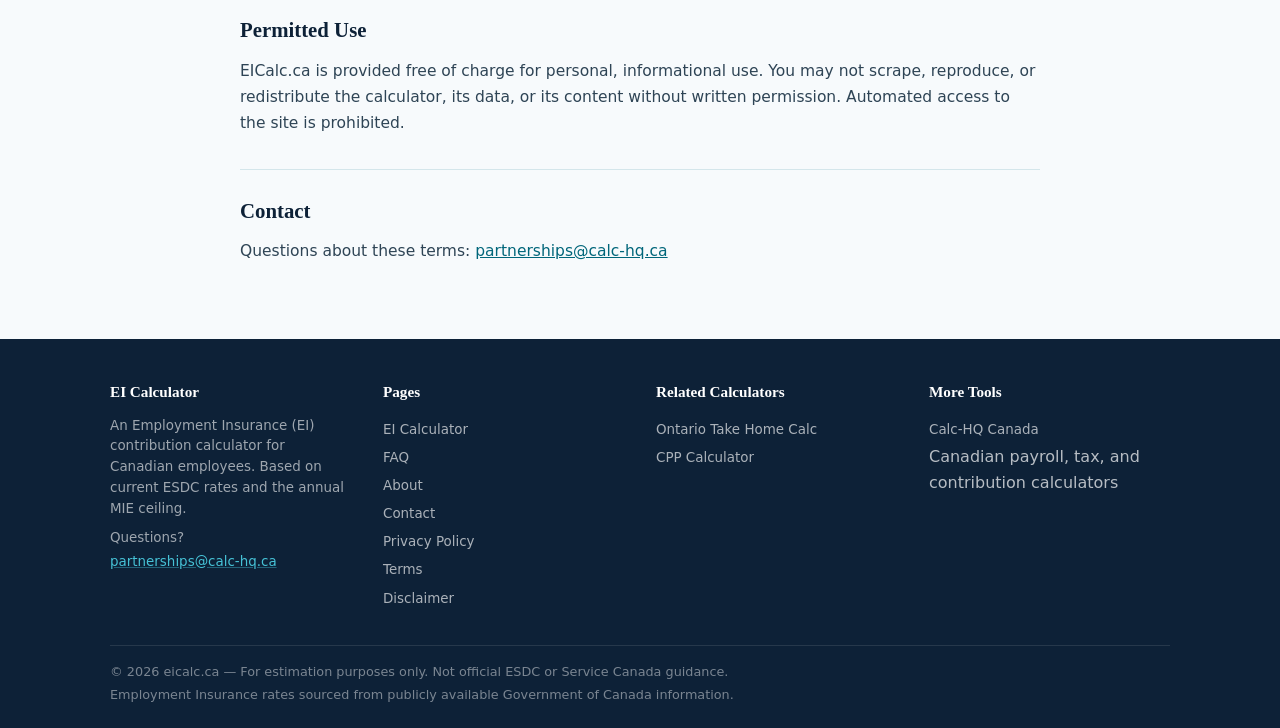
<file: terms.html>
<!DOCTYPE html>
<html lang="en-CA">
<head>
  <meta charset="UTF-8" />
  <meta name="viewport" content="width=device-width, initial-scale=1.0" />
  <title>Terms of Use — EICalc.ca</title>
  <meta name="description" content="EICalc.ca terms of use — estimate-only disclaimer, no official determination, no liability, and rates subject to change." />
  <link rel="canonical" href="https://eicalc.ca/" />
  <link rel="icon" href="data:image/svg+xml,<svg xmlns='http://www.w3.org/2000/svg' viewBox='0 0 100 100'><text y='.9em' font-size='90'>🍁</text></svg>" />
  <link rel="stylesheet" href="css/style.css" />
  <script async src="https://pagead2.googlesyndication.com/pagead/js/adsbygoogle.js?client=ca-pub-7744853829365165" crossorigin="anonymous"></script>
</head>
<body>

  <header class="site-header">
    <div class="header-inner">
      <a href="index.html" class="site-logo">
        <span class="logo-maple">🍁</span>
        <span class="logo-text">EI<span>Calc</span>.ca</span>
      </a>
      <nav class="site-nav">
        <a href="faq.html">FAQ</a>
        <a href="about.html">About</a>
        <a href="contact.html">Contact</a>
      </nav>
    </div>
  </header>

  <div class="page-hero">
    <h1>Terms of Use</h1>
    <p>Last reviewed: March 2026</p>
  </div>

  <main class="page-content">

    <h2>Acceptance of Terms</h2>
    <p>By using EICalc.ca, you agree to these terms. If you do not agree, do not use this site. These terms may be updated at any time; continued use constitutes acceptance of the current version.</p>

    <h2>Estimates Only — Not Official</h2>
    <p>All results produced by EICalc.ca are estimates based on publicly available ESDC and Statistics Canada data. Results do not constitute an official Service Canada eligibility determination and should not be relied upon as such. Your actual EI entitlement is determined exclusively by Service Canada after reviewing your Record of Employment (ROE), your application, and any additional information they request.</p>
    <p>EICalc.ca is not a government service. Using this tool does not initiate an EI claim. To receive EI benefits, you must apply directly at <a href="https://www.canada.ca/en/services/benefits/ei/ei-regular-benefit/apply.html" target="_blank" rel="noopener noreferrer">canada.ca/ei</a>.</p>

    <h2>No Official Affiliation</h2>
    <p>EICalc.ca is not affiliated with, endorsed by, or operated by Service Canada, Employment and Social Development Canada (ESDC), Statistics Canada, the Canada Revenue Agency (CRA), or the Government of Canada. No government data is accessed through this tool — all figures are sourced from publicly available government publications and recalculated locally in your browser.</p>

    <h2>Rates Subject to Change</h2>
    <p>EI premium rates, maximum insurable earnings, regional unemployment rates, and benefit week calculations are published by ESDC and Statistics Canada and change regularly. While EICalc.ca updates rates as promptly as possible after government publication, there may be a lag between official publication and tool update. The effective date of the current rates is displayed in the calculator. Always verify current rates at canada.ca before making financial decisions.</p>

    <h2>No Liability</h2>
    <p>EICalc.ca makes no warranty, express or implied, regarding the accuracy, completeness, timeliness, or fitness for purpose of the information provided. EICalc.ca shall not be liable for any loss, damage, or financial decisions made based on results from this tool. Users assume all responsibility for verifying their own eligibility with Service Canada.</p>
    <p>This site is provided "as is" without any guarantee of uptime, accuracy, or continuity of service.</p>

    <h2>Not Legal or Financial Advice</h2>
    <p>Nothing on this site constitutes legal advice, tax advice, financial planning advice, or employment law guidance. If you have a complex eligibility situation — severance interaction, just cause claim, interprovincial move, self-employment status, labour dispute involvement, or disciplinary termination — consult a qualified employment lawyer, union representative, or legal aid service.</p>

    <h2>Permitted Use</h2>
    <p>EICalc.ca is provided free of charge for personal, informational use. You may not scrape, reproduce, or redistribute the calculator, its data, or its content without written permission. Automated access to the site is prohibited.</p>

    <h2>Contact</h2>
    <p>Questions about these terms: <a href="mailto:partnerships@calc-hq.ca">partnerships@calc-hq.ca</a></p>

  </main>

  <footer class="site-footer">
    <div id="network-footer"></div>
  </footer>

  <script src="js/ei-config.js"></script>
  <script src="js/ei-calculator.js"></script>
  <script src="js/ads.js"></script>
  <script src="js/network.js"></script>

</body>
</html>
</file>
<file: css/style.css>
/* ============================================================
   EICalc.ca — css/style.css
   2026 · Responsive · Mobile-first
   ============================================================ */

/* ── Design Tokens ─────────────────────────────────────────── */
:root {
  --teal:        #00667a;
  --teal-dark:   #004f5e;
  --teal-light:  #e0f4f7;
  --navy:        #0d2137;
  --navy-mid:    #163652;
  --slate:       #2e4a60;
  --mist:        #edf4f6;
  --mist-dark:   #d4e6eb;
  --white:       #ffffff;
  --off-white:   #f7fafc;
  --text:        #1a2b38;
  --text-mid:    #2e4455;
  --text-light:  #5c7a8a;
  --border:      #cddee6;
  --success:     #0e6e3f;
  --success-bg:  #e8f7ef;
  --danger:      #b71c1c;
  --danger-bg:   #fdecea;
  --warn:        #c88a00;
  --warn-bg:     #fff8e0;
  --gold-border: #e8cc6a;
  --radius:      10px;
  --radius-lg:   16px;
  --shadow-sm:   0 1px 4px rgba(13,33,55,0.08);
  --shadow-md:   0 4px 16px rgba(13,33,55,0.12);
  --shadow-lg:   0 8px 32px rgba(13,33,55,0.16);
  --font-head:   'Georgia', 'Times New Roman', serif;
  --font-body:   'Segoe UI', system-ui, -apple-system, sans-serif;
  --font-mono:   'SFMono-Regular', Consolas, 'Liberation Mono', monospace;
}

/* ── Reset ─────────────────────────────────────────────────── */
*, *::before, *::after {
  box-sizing: border-box;
  margin: 0;
  padding: 0;
}
html { scroll-behavior: smooth; }
body {
  font-family: var(--font-body);
  font-size: 16px;
  line-height: 1.65;
  color: var(--text);
  background: var(--off-white);
}
img { max-width: 100%; display: block; }
a { color: var(--teal); }
a:hover { color: var(--teal-dark); }

/* ── Site Header ────────────────────────────────────────────── */
.site-header {
  background: var(--navy);
  border-bottom: 3px solid var(--teal);
  position: sticky;
  top: 0;
  z-index: 100;
  box-shadow: var(--shadow-md);
}
.header-inner {
  max-width: 1100px;
  margin: 0 auto;
  padding: 0 20px;
  display: flex;
  align-items: center;
  justify-content: space-between;
  height: 58px;
}
.site-logo {
  display: flex;
  align-items: center;
  gap: 9px;
  text-decoration: none;
}
.logo-maple { font-size: 20px; line-height: 1; }
.logo-text {
  font-family: var(--font-head);
  font-size: 1.15rem;
  color: var(--white);
  font-weight: 700;
  letter-spacing: -0.01em;
}
.logo-text span { color: #4dd4e8; }
.site-nav { display: flex; gap: 4px; flex-wrap: wrap; }
.site-nav a {
  color: rgba(255,255,255,0.78);
  text-decoration: none;
  font-size: 0.84rem;
  padding: 5px 11px;
  border-radius: 6px;
  transition: background 0.2s, color 0.2s;
}
.site-nav a:hover { background: rgba(255,255,255,0.1); color: #fff; }

/* ── Hero ───────────────────────────────────────────────────── */
.hero {
  background: linear-gradient(135deg, var(--navy) 0%, var(--navy-mid) 55%, var(--slate) 100%);
  padding: 52px 20px 44px;
  text-align: center;
  position: relative;
  overflow: hidden;
}
.hero::before {
  content: '';
  position: absolute;
  inset: 0;
  background: url("data:image/svg+xml,%3Csvg width='60' height='60' viewBox='0 0 60 60' xmlns='http://www.w3.org/2000/svg'%3E%3Cg fill='none' fill-rule='evenodd'%3E%3Cg fill='%23ffffff' fill-opacity='0.02'%3E%3Cpath d='M36 34v-4h-2v4h-4v2h4v4h2v-4h4v-2h-4zm0-30V0h-2v4h-4v2h4v4h2V6h4V4h-4zM6 34v-4H4v4H0v2h4v4h2v-4h4v-2H6zM6 4V0H4v4H0v2h4v4h2V6h4V4H6z'/%3E%3C/g%3E%3C/g%3E%3C/svg%3E");
  pointer-events: none;
}
.hero-inner { position: relative; max-width: 680px; margin: 0 auto; }
.hero-badge {
  display: inline-flex;
  align-items: center;
  gap: 6px;
  background: rgba(0,102,122,0.3);
  border: 1px solid rgba(77,212,232,0.4);
  color: #a0eaf5;
  font-size: 0.77rem;
  font-weight: 600;
  letter-spacing: 0.07em;
  text-transform: uppercase;
  padding: 4px 14px;
  border-radius: 20px;
  margin-bottom: 18px;
}
.hero h1 {
  font-family: var(--font-head);
  font-size: clamp(1.75rem, 4.5vw, 2.55rem);
  color: var(--white);
  line-height: 1.22;
  margin-bottom: 14px;
  font-weight: 700;
}
.hero p {
  color: rgba(255,255,255,0.72);
  font-size: 1.02rem;
  max-width: 540px;
  margin: 0 auto;
}

/* ── Main Layout ────────────────────────────────────────────── */
.main-content {
  max-width: 1100px;
  margin: 0 auto;
  padding: 0 20px 60px;
}

/* ── Calculator Card ────────────────────────────────────────── */
.calc-card {
  background: var(--white);
  border-radius: var(--radius-lg);
  box-shadow: var(--shadow-lg);
  margin: -24px auto 40px;
  max-width: 840px;
  overflow: visible;
  border: 1px solid var(--border);
  position: relative;
  z-index: 10;
}
.calc-header {
  background: linear-gradient(90deg, var(--teal) 0%, var(--teal-dark) 100%);
  padding: 16px 26px;
  display: flex;
  align-items: center;
  gap: 10px;
  border-radius: var(--radius-lg) var(--radius-lg) 0 0;
}
.calc-header h2 {
  font-family: var(--font-head);
  color: var(--white);
  font-size: 1.1rem;
  font-weight: 700;
}
.calc-icon { font-size: 1.25rem; }

.trust-strip {
  display: flex;
  align-items: center;
  gap: 14px;
  padding: 9px 16px;
  background: var(--mist);
  border-bottom: 1px solid var(--mist-dark);
  font-size: 0.79rem;
  color: var(--text-light);
  flex-wrap: wrap;
}
.ts-item { display: flex; align-items: center; gap: 4px; }
.ts-item strong { color: var(--navy); }
.ts-sep { color: var(--border); }

.calc-body { padding: 28px 32px 32px; }

/* ── Inputs ─────────────────────────────────────────────────── */
.input-group { margin-bottom: 22px; }
.input-group label {
  display: block;
  font-size: 0.88rem;
  font-weight: 600;
  color: var(--navy);
  margin-bottom: 7px;
}
.label-sub {
  font-weight: 400;
  color: var(--text-light);
  font-size: 0.81rem;
}

/* Location search */
.location-wrap {
  position: relative;
}
.location-input {
  width: 100%;
  padding: 12px 14px;
  border: 2px solid var(--border);
  border-radius: var(--radius);
  font-size: 1.02rem;
  font-family: var(--font-body);
  color: var(--text);
  background: var(--off-white);
  transition: border-color 0.2s, box-shadow 0.2s;
}
.location-input:focus {
  outline: none;
  border-color: var(--teal);
  box-shadow: 0 0 0 3px rgba(0,102,122,0.12);
  background: var(--white);
}

/* Autocomplete dropdown */
.autocomplete-dropdown {
  display: none;
  position: absolute;
  top: calc(100% + 2px);
  left: 0;
  right: 0;
  background: var(--white);
  border: 2px solid var(--teal);
  border-top: none;
  border-radius: 0 0 var(--radius) var(--radius);
  box-shadow: var(--shadow-md);
  z-index: 200;
  max-height: 280px;
  overflow-y: auto;
}
.autocomplete-item {
  padding: 11px 14px;
  cursor: pointer;
  border-bottom: 1px solid var(--mist-dark);
  display: flex;
  flex-direction: column;
  gap: 2px;
  transition: background 0.15s;
}
.autocomplete-item:last-child { border-bottom: none; }
.autocomplete-item:hover,
.autocomplete-item.highlighted {
  background: var(--teal-light);
}
.ac-name {
  font-weight: 600;
  font-size: 0.92rem;
  color: var(--navy);
}
.ac-detail {
  font-size: 0.79rem;
  color: var(--text-light);
}

/* Region confirmed badge */
.region-confirmed {
  display: none;
  margin-top: 8px;
  padding: 8px 12px;
  background: var(--teal-light);
  border: 1px solid var(--teal);
  border-radius: var(--radius);
  font-size: 0.85rem;
  color: var(--teal-dark);
}
.region-confirmed.visible { display: block; }
.rc-check { font-weight: 700; margin-right: 4px; }

/* Number inputs */
.input-wrap {
  position: relative;
  display: flex;
  align-items: center;
}
.input-wrap-dollar .input-prefix {
  position: absolute;
  left: 13px;
  font-size: 0.95rem;
  color: var(--text-light);
  font-weight: 600;
  pointer-events: none;
}
.input-wrap input[type="number"] {
  width: 100%;
  padding: 12px 14px;
  border: 2px solid var(--border);
  border-radius: var(--radius);
  font-size: 1.02rem;
  font-family: var(--font-body);
  color: var(--text);
  background: var(--off-white);
  transition: border-color 0.2s, box-shadow 0.2s;
  -moz-appearance: textfield;
}
.input-wrap-dollar input[type="number"] {
  padding-left: 28px;
}
.input-wrap input[type="number"]::-webkit-inner-spin-button,
.input-wrap input[type="number"]::-webkit-outer-spin-button {
  -webkit-appearance: none;
}
.input-wrap input[type="number"]:focus {
  outline: none;
  border-color: var(--teal);
  box-shadow: 0 0 0 3px rgba(0,102,122,0.12);
  background: var(--white);
}

/* ── CTA Button ─────────────────────────────────────────────── */
.btn-calculate {
  width: 100%;
  padding: 15px;
  background: linear-gradient(135deg, var(--teal) 0%, var(--teal-dark) 100%);
  color: var(--white);
  border: none;
  border-radius: var(--radius);
  font-size: 1.05rem;
  font-weight: 700;
  font-family: var(--font-body);
  cursor: pointer;
  letter-spacing: 0.02em;
  transition: transform 0.15s, box-shadow 0.15s;
  box-shadow: 0 4px 12px rgba(0,102,122,0.3);
  margin-top: 6px;
}
.btn-calculate:hover {
  transform: translateY(-1px);
  box-shadow: 0 6px 18px rgba(0,102,122,0.4);
}
.btn-calculate:active { transform: translateY(0); }

/* ── Results Section ────────────────────────────────────────── */
.results-section {
  display: none;
  margin-top: 26px;
}
.results-divider {
  height: 1px;
  background: var(--border);
  margin-bottom: 20px;
}
.results-label {
  font-size: 0.77rem;
  font-weight: 700;
  letter-spacing: 0.1em;
  text-transform: uppercase;
  color: var(--text-light);
  margin-bottom: 14px;
}

/* Eligibility banner */
.eligibility-banner {
  display: flex;
  align-items: center;
  gap: 12px;
  padding: 14px 18px;
  border-radius: var(--radius);
  margin-bottom: 18px;
  font-size: 0.97rem;
}
.eligibility-banner.eligible {
  background: var(--success-bg);
  border: 1px solid #a3d9b8;
  color: var(--success);
}
.eligibility-banner.ineligible {
  background: var(--danger-bg);
  border: 1px solid #f5bcbc;
  color: var(--danger);
}
.banner-icon { font-size: 1.3rem; flex-shrink: 0; }

/* Results grid */
.results-grid {
  display: grid;
  grid-template-columns: repeat(auto-fit, minmax(160px, 1fr));
  gap: 12px;
  margin-bottom: 18px;
}
.result-item {
  background: var(--mist);
  border-radius: var(--radius);
  padding: 14px 16px;
  border-left: 4px solid var(--navy);
}
.result-item.highlight {
  background: var(--teal-light);
  border-left-color: var(--teal);
}
.result-item.result-item-warn {
  background: var(--warn-bg);
  border-left-color: var(--warn);
}
.result-item.result-item-fail {
  background: var(--danger-bg);
  border-left-color: var(--danger);
}
.r-label {
  font-size: 0.75rem;
  font-weight: 600;
  color: var(--text-light);
  text-transform: uppercase;
  letter-spacing: 0.06em;
  margin-bottom: 5px;
}
.r-value {
  font-size: 1.4rem;
  font-weight: 700;
  color: var(--navy);
  font-family: var(--font-head);
  line-height: 1.1;
}
.result-item.highlight .r-value { color: var(--teal-dark); }
.result-item.result-item-fail .r-value { color: var(--danger); }
.r-value-text {
  font-size: 1rem;
  line-height: 1.3;
}
.r-value-status { font-size: 1.05rem; }

/* Results breakdown */
.results-breakdown {
  background: var(--off-white);
  border: 1px solid var(--border);
  border-radius: var(--radius);
  padding: 16px 18px;
  margin-bottom: 16px;
}
.results-breakdown h4 {
  font-size: 0.87rem;
  font-weight: 700;
  color: var(--navy);
  margin-bottom: 10px;
}
.breakdown-row {
  display: flex;
  justify-content: space-between;
  align-items: center;
  padding: 5px 0;
  border-bottom: 1px solid var(--border);
  font-size: 0.88rem;
  gap: 8px;
}
.breakdown-row:last-child { border-bottom: none; }
.br-label { color: var(--text-mid); flex: 1; }
.br-val {
  font-weight: 700;
  color: var(--text);
  font-family: var(--font-mono);
  font-size: 0.9rem;
  text-align: right;
}
.breakdown-total {
  font-weight: 700;
  background: var(--mist);
  padding: 8px 10px;
  border-radius: 6px;
  margin-top: 4px;
}
.breakdown-total .br-label { color: var(--navy); }
.breakdown-total .br-val { color: var(--teal-dark); font-size: 1rem; }

/* Results note */
.results-note {
  background: var(--warn-bg);
  border: 1px solid var(--gold-border);
  border-radius: var(--radius);
  padding: 11px 15px;
  font-size: 0.82rem;
  color: #6b4c00;
  line-height: 1.55;
}
.results-note a { color: var(--teal-dark); }

/* ── Ad Units ───────────────────────────────────────────────── */
.ad-unit {
  max-width: 840px;
  margin: 0 auto 32px;
  border-radius: var(--radius);
  overflow: hidden;
}
.ad-unit.ad-inactive {
  height: 0;
  overflow: hidden;
}
.ad-unit.active {
  height: auto;
  min-height: 90px;
  background: var(--mist);
}

/* ── Authority Sections ─────────────────────────────────────── */
.authority-section {
  max-width: 840px;
  margin: 0 auto 48px;
  background: var(--white);
  border-radius: var(--radius-lg);
  border: 1px solid var(--border);
  padding: 32px 36px;
  box-shadow: var(--shadow-sm);
}
.section-header {
  display: flex;
  align-items: center;
  gap: 12px;
  margin-bottom: 20px;
  padding-bottom: 14px;
  border-bottom: 2px solid var(--mist-dark);
}
.section-number {
  width: 32px;
  height: 32px;
  border-radius: 50%;
  background: var(--navy);
  color: var(--white);
  font-size: 0.82rem;
  font-weight: 700;
  display: flex;
  align-items: center;
  justify-content: center;
  flex-shrink: 0;
}
.authority-section h2 {
  font-family: var(--font-head);
  font-size: 1.35rem;
  color: var(--navy);
  line-height: 1.25;
}
.authority-section h3 {
  font-family: var(--font-head);
  font-size: 1.05rem;
  color: var(--navy);
  margin: 20px 0 8px;
}
.authority-section h3:first-of-type { margin-top: 16px; }
.authority-section p {
  color: var(--text-mid);
  margin-bottom: 14px;
  font-size: 0.97rem;
}
.authority-section ul,
.authority-section ol {
  color: var(--text-mid);
  padding-left: 22px;
  margin-bottom: 14px;
}
.authority-section li {
  margin-bottom: 5px;
  font-size: 0.97rem;
}

/* ── Threshold Tables ───────────────────────────────────────── */
.threshold-table-wrap {
  overflow-x: auto;
  margin: 16px 0 20px;
  border-radius: var(--radius);
  border: 1px solid var(--border);
}
.threshold-table {
  width: 100%;
  border-collapse: collapse;
  font-size: 0.9rem;
  min-width: 280px;
}
.threshold-table thead th {
  background: var(--navy);
  color: var(--white);
  padding: 10px 14px;
  text-align: left;
  font-size: 0.83rem;
  font-weight: 600;
  letter-spacing: 0.03em;
}
.threshold-table tbody td {
  padding: 9px 14px;
  border-bottom: 1px solid var(--mist-dark);
  color: var(--text-mid);
}
.threshold-table tbody tr:last-child td { border-bottom: none; }
.threshold-table tbody tr:nth-child(even) td { background: var(--mist); }
.threshold-table tbody tr:hover td { background: var(--teal-light); }

/* ── Comparison Grid ────────────────────────────────────────── */
.comparison-grid {
  display: grid;
  grid-template-columns: repeat(auto-fit, minmax(200px, 1fr));
  gap: 14px;
  margin: 16px 0 20px;
}
.comparison-card {
  background: var(--mist);
  border-radius: var(--radius);
  padding: 16px 18px;
  border-top: 4px solid var(--teal);
}
.comp-region {
  font-weight: 700;
  font-size: 0.97rem;
  color: var(--navy);
  margin-bottom: 4px;
}
.comp-rate {
  font-size: 0.83rem;
  color: var(--text-light);
  margin-bottom: 4px;
}
.comp-hours {
  font-size: 1.05rem;
  font-weight: 700;
  color: var(--teal-dark);
  margin-bottom: 8px;
}
.comparison-card p {
  font-size: 0.85rem;
  color: var(--text-mid);
  margin: 0;
}

/* ── Example Cards ──────────────────────────────────────────── */
.example-card {
  border-radius: var(--radius);
  border: 1px solid var(--border);
  padding: 20px 22px;
  margin-bottom: 20px;
  position: relative;
}
.example-card:last-child { margin-bottom: 0; }
.example-card.example-pass { border-left: 5px solid var(--success); }
.example-card.example-fail { border-left: 5px solid var(--danger); }
.example-label {
  display: inline-block;
  font-size: 0.77rem;
  font-weight: 700;
  letter-spacing: 0.06em;
  text-transform: uppercase;
  padding: 3px 10px;
  border-radius: 4px;
  margin-bottom: 10px;
}
.example-label-pass { background: var(--success-bg); color: var(--success); }
.example-label-fail { background: var(--danger-bg); color: var(--danger); }
.example-card h3 {
  font-family: var(--font-head);
  font-size: 1rem;
  color: var(--navy);
  margin: 0 0 12px;
}
.example-inputs {
  list-style: none;
  padding: 0;
  margin: 0 0 14px;
  display: flex;
  flex-wrap: wrap;
  gap: 8px 20px;
  font-size: 0.88rem;
  color: var(--text-mid);
}
.example-inputs li { margin: 0; }
.example-steps {
  background: var(--off-white);
  border-radius: var(--radius);
  padding: 12px 14px;
  margin-bottom: 12px;
}
.step {
  display: flex;
  justify-content: space-between;
  align-items: flex-start;
  gap: 12px;
  padding: 6px 0;
  border-bottom: 1px solid var(--border);
  font-size: 0.88rem;
}
.step:last-child { border-bottom: none; }
.step-label {
  color: var(--text-light);
  font-weight: 600;
  flex-shrink: 0;
}
.step-value {
  color: var(--text);
  text-align: right;
}
.step-total {
  background: var(--mist);
  padding: 8px 10px;
  border-radius: 6px;
  margin-top: 4px;
}
.step-total .step-value { color: var(--teal-dark); }
.step.step-fail .step-value { color: var(--danger); }
.example-note {
  font-size: 0.84rem;
  color: var(--text-light);
  font-style: italic;
  margin: 0;
}

/* ── Related Section ────────────────────────────────────────── */
.related-section {
  max-width: 840px;
  margin: 0 auto 40px;
}
.related-heading {
  font-family: var(--font-head);
  font-size: 1.2rem;
  color: var(--navy);
  margin-bottom: 16px;
  padding-bottom: 10px;
  border-bottom: 2px solid var(--mist-dark);
}
.related-grid {
  display: grid;
  grid-template-columns: repeat(auto-fit, minmax(220px, 1fr));
  gap: 14px;
}
/* network.js injects .related-card elements */
.related-card {
  display: flex;
  flex-direction: column;
  gap: 4px;
  background: var(--white);
  border: 1px solid var(--border);
  border-radius: var(--radius);
  padding: 16px 18px;
  text-decoration: none;
  transition: border-color 0.2s, box-shadow 0.2s;
}
.related-card:hover {
  border-color: var(--teal);
  box-shadow: var(--shadow-sm);
}
.related-card-name {
  font-weight: 700;
  font-size: 0.95rem;
  color: var(--navy);
}
.related-card-desc {
  font-size: 0.83rem;
  color: var(--text-mid);
  line-height: 1.4;
}
.related-card-link {
  font-size: 0.82rem;
  color: var(--teal);
  margin-top: 4px;
  font-weight: 600;
}

/* ── Footer ─────────────────────────────────────────────────── */
.site-footer {
  background: var(--navy);
  color: rgba(255,255,255,0.7);
  margin-top: 0;
}
/* network.js injects footer content into #network-footer */
#network-footer { max-width: 1100px; margin: 0 auto; padding: 0 20px; }
.footer-grid {
  display: grid;
  grid-template-columns: repeat(auto-fit, minmax(180px, 1fr));
  gap: 32px;
  padding: 40px 0 32px;
  border-bottom: 1px solid rgba(255,255,255,0.1);
}
.footer-col h4 {
  color: var(--white);
  font-family: var(--font-head);
  font-size: 0.95rem;
  margin-bottom: 12px;
}
.footer-col p {
  font-size: 0.84rem;
  line-height: 1.55;
  color: rgba(255,255,255,0.6);
  margin-bottom: 8px;
}
.footer-col a {
  display: block;
  color: rgba(255,255,255,0.65);
  text-decoration: none;
  font-size: 0.84rem;
  padding: 3px 0;
  transition: color 0.2s;
}
.footer-col a:hover { color: #4dd4e8; }
.footer-email a {
  color: #4dd4e8 !important;
  text-decoration: underline;
  text-decoration-color: rgba(77,212,232,0.4);
  opacity: 0.9;
}
.footer-email a:hover { opacity: 1; }
.more-tools-link {
  display: flex !important;
  flex-direction: column;
  gap: 2px;
  background: rgba(255,255,255,0.06);
  border-radius: 8px;
  padding: 10px 12px !important;
  margin-top: 4px;
}
.more-tools-title { font-weight: 700; color: #4dd4e8 !important; font-size: 0.9rem; }
.subtext { font-size: 0.79rem; color: rgba(255,255,255,0.5) !important; }
.footer-bottom {
  padding: 16px 0 24px;
  font-size: 0.8rem;
  color: rgba(255,255,255,0.45);
  line-height: 1.5;
}
.footer-bottom p + p { margin-top: 4px; }

/* ── Support Page Styles ────────────────────────────────────── */
.page-hero {
  background: linear-gradient(135deg, var(--navy) 0%, var(--navy-mid) 100%);
  padding: 40px 20px 36px;
  text-align: center;
}
.page-hero h1 {
  font-family: var(--font-head);
  font-size: clamp(1.5rem, 3.5vw, 2rem);
  color: var(--white);
  margin-bottom: 10px;
}
.page-hero p {
  color: rgba(255,255,255,0.7);
  font-size: 0.97rem;
  max-width: 540px;
  margin: 0 auto;
}
.page-content {
  max-width: 840px;
  margin: 40px auto 60px;
  padding: 0 20px;
}
.page-content h2 {
  font-family: var(--font-head);
  font-size: 1.3rem;
  color: var(--navy);
  margin: 32px 0 10px;
  padding-top: 24px;
  border-top: 1px solid var(--mist-dark);
}
.page-content h2:first-of-type {
  margin-top: 0;
  padding-top: 0;
  border-top: none;
}
.page-content h3 {
  font-family: var(--font-head);
  font-size: 1.05rem;
  color: var(--navy);
  margin: 20px 0 8px;
}
.page-content p {
  color: var(--text-mid);
  font-size: 0.97rem;
  margin-bottom: 14px;
  line-height: 1.7;
}
.page-content ul, .page-content ol {
  color: var(--text-mid);
  padding-left: 22px;
  margin-bottom: 14px;
}
.page-content li { margin-bottom: 6px; font-size: 0.97rem; line-height: 1.6; }
.page-content a { color: var(--teal); }
.page-content strong { color: var(--text); }

/* FAQ accordion */
.faq-item {
  border: 1px solid var(--border);
  border-radius: var(--radius);
  margin-bottom: 10px;
  overflow: hidden;
}
.faq-q {
  display: flex;
  justify-content: space-between;
  align-items: center;
  width: 100%;
  padding: 14px 18px;
  background: var(--white);
  border: none;
  cursor: pointer;
  text-align: left;
  font-size: 0.95rem;
  font-weight: 600;
  color: var(--navy);
  font-family: var(--font-body);
  gap: 12px;
  transition: background 0.15s;
}
.faq-q:hover { background: var(--mist); }
.faq-arrow {
  flex-shrink: 0;
  font-size: 0.75rem;
  color: var(--text-light);
  transition: transform 0.2s;
}
.faq-item.open .faq-arrow { transform: rotate(180deg); }
.faq-a {
  display: none;
  padding: 4px 18px 16px;
  background: var(--white);
  font-size: 0.93rem;
  color: var(--text-mid);
  line-height: 1.65;
}
.faq-item.open .faq-a { display: block; }

/* Contact form info */
.contact-info-box {
  background: var(--teal-light);
  border: 1px solid var(--teal);
  border-radius: var(--radius);
  padding: 18px 20px;
  margin-bottom: 24px;
  font-size: 0.93rem;
  color: var(--teal-dark);
}
.contact-info-box a { color: var(--teal-dark); font-weight: 600; }

/* ── Responsive — Tablet ────────────────────────────────────── */
@media (max-width: 768px) {
  .calc-body { padding: 20px 18px 24px; }
  .authority-section { padding: 22px 18px; }
  .comparison-grid { grid-template-columns: 1fr; }
  .results-grid { grid-template-columns: repeat(2, 1fr); }
  .footer-grid { grid-template-columns: repeat(2, 1fr); gap: 24px; }
  .example-inputs { flex-direction: column; gap: 4px; }
  .step { flex-direction: column; gap: 2px; }
  .step-value { text-align: left; }
}

/* ── Responsive — Mobile ────────────────────────────────────── */
@media (max-width: 480px) {
  body { font-size: 15px; }
  .hero { padding: 36px 16px 32px; }
  .hero-badge { font-size: 0.72rem; }
  .header-inner { padding: 0 14px; }
  .site-nav a { padding: 4px 8px; font-size: 0.8rem; }
  .calc-card { margin: -18px 0 28px; border-radius: var(--radius); }
  .calc-header { padding: 14px 16px; }
  .calc-header h2 { font-size: 0.97rem; }
  .calc-body { padding: 16px 14px 20px; }
  .authority-section { padding: 18px 14px; border-radius: var(--radius); }
  .authority-section h2 { font-size: 1.15rem; }
  .results-grid { grid-template-columns: 1fr 1fr; gap: 8px; }
  .r-value { font-size: 1.15rem; }
  .comparison-card { padding: 12px 14px; }
  .trust-strip { gap: 8px; font-size: 0.74rem; }
  .ts-sep { display: none; }
  .footer-grid { grid-template-columns: 1fr; gap: 20px; }
  .threshold-table { font-size: 0.83rem; }
  .threshold-table thead th,
  .threshold-table tbody td { padding: 7px 10px; }
  .example-card { padding: 14px 14px; }
  .main-content { padding: 0 12px 40px; }
  .page-content { padding: 0 14px; }
}

/* ── No horizontal overflow ─────────────────────────────────── */
html, body { overflow-x: hidden; }
.main-content, .page-content { overflow-x: hidden; }
.threshold-table-wrap { -webkit-overflow-scrolling: touch; }
</file>
